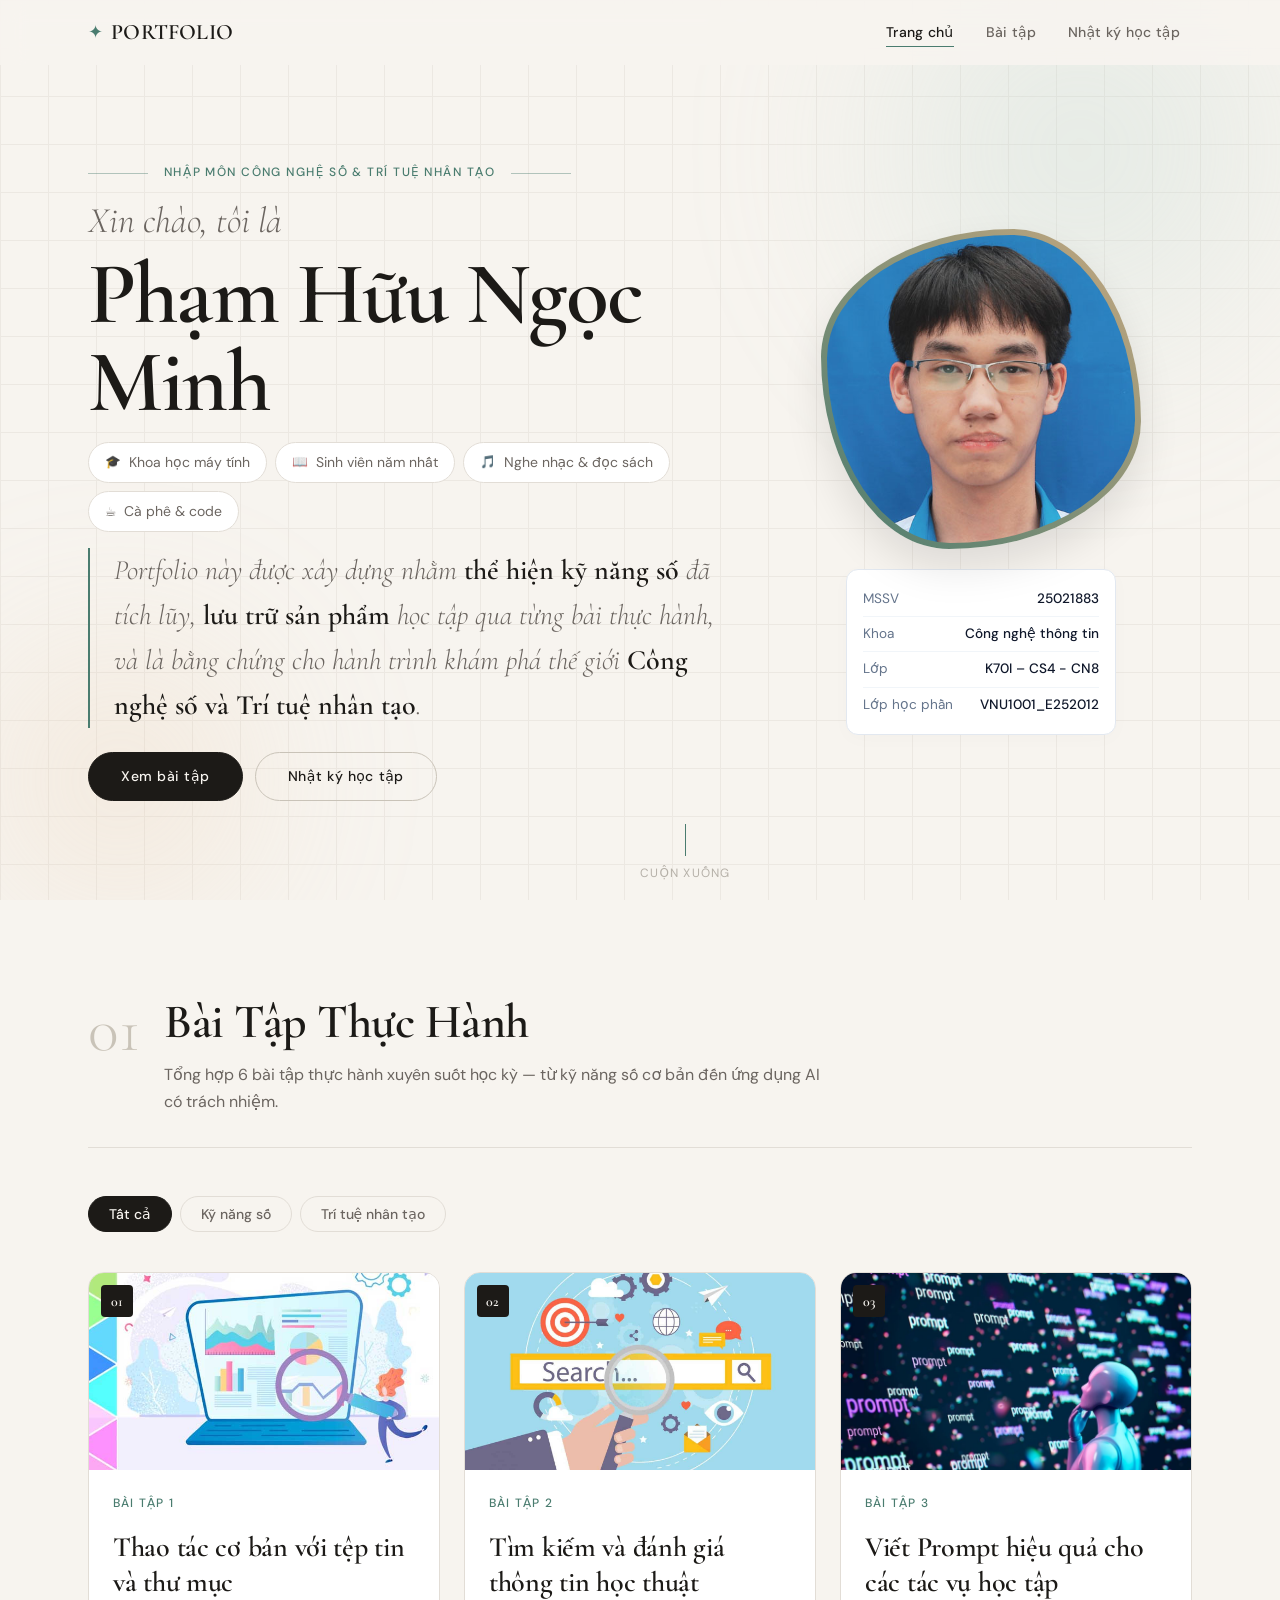
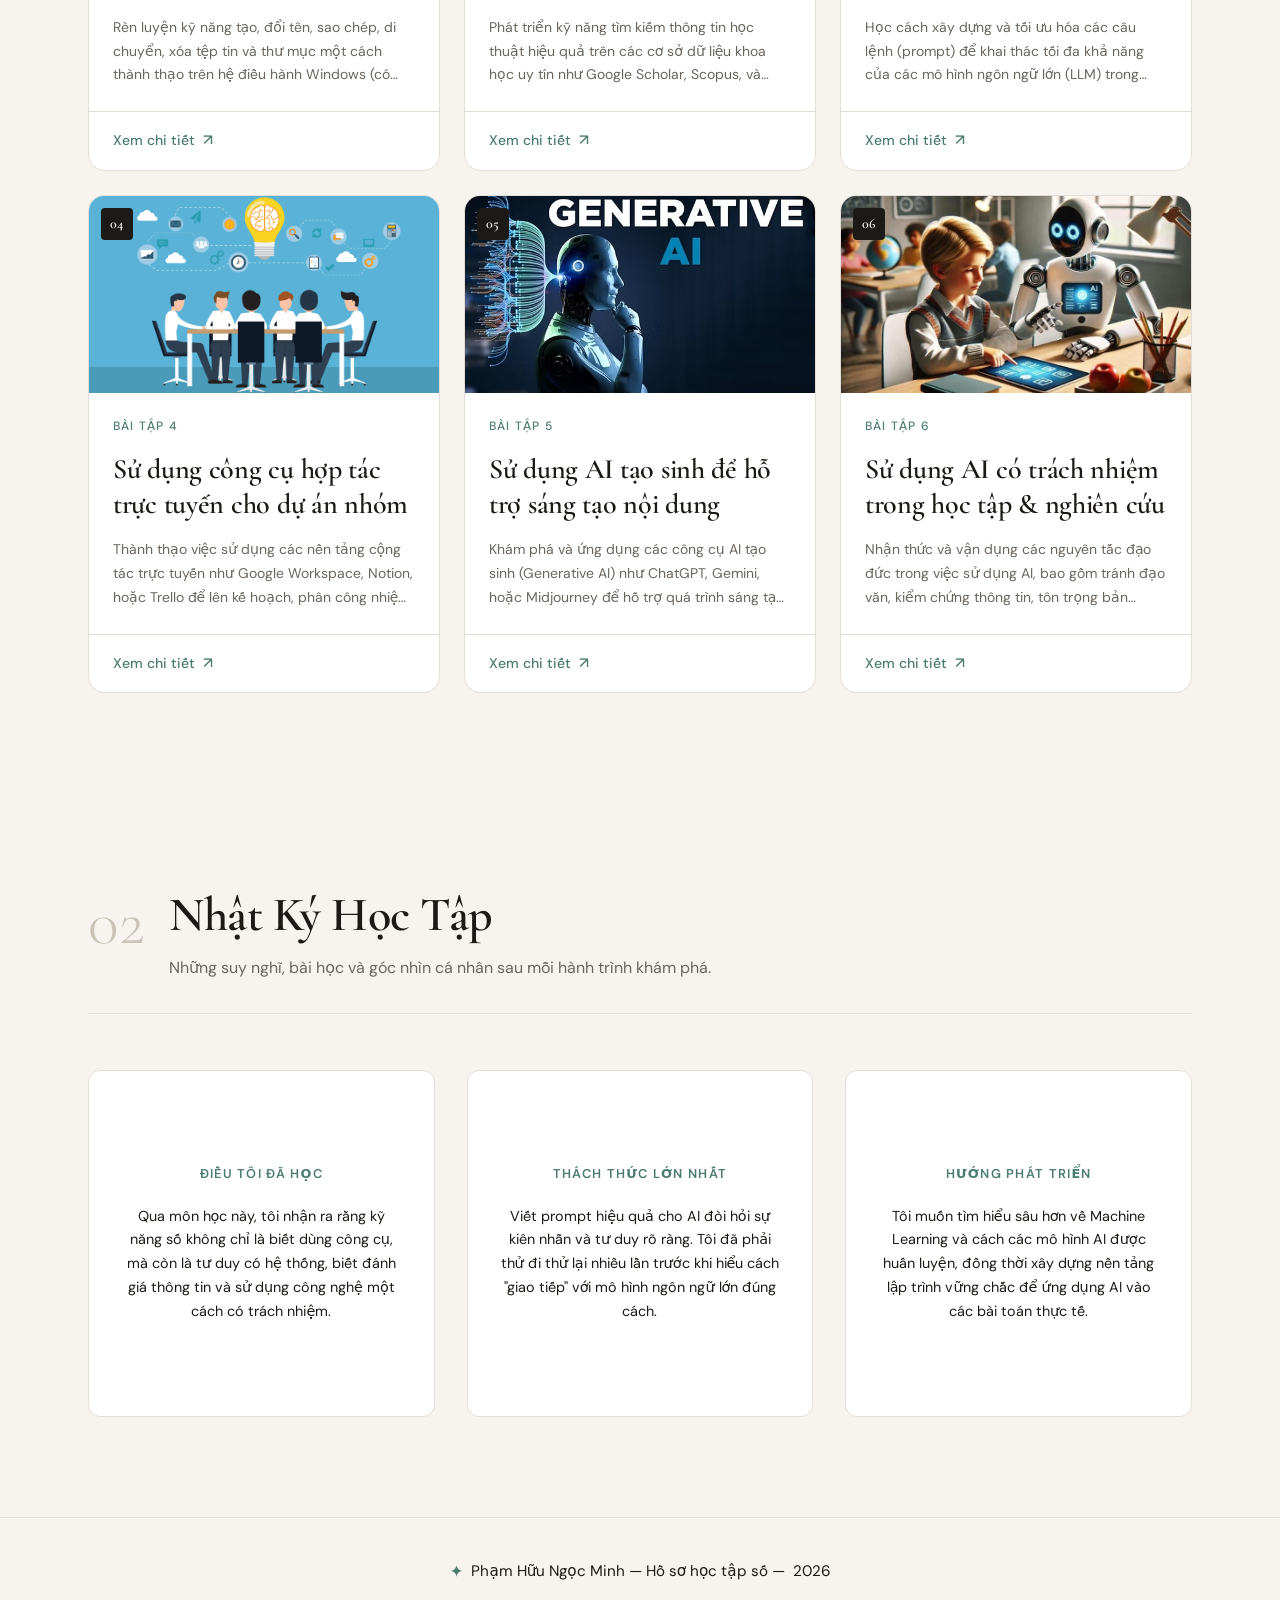
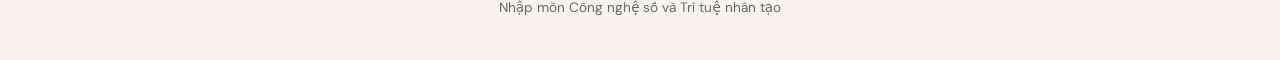
<file: index.html>
<!DOCTYPE html>
<html lang="vi">
  <head>
    <meta charset="UTF-8" />
    <meta name="viewport" content="width=device-width, initial-scale=1.0" />
    <title>Portfolio | Nhập môn Công nghệ số & AI</title>
    <meta
      name="description"
      content="Hồ sơ học tập số — Nhập môn Công nghệ số và Trí tuệ nhân tạo"
    />

    <!-- Fonts: Cormorant Garamond (display) + DM Sans (body) -->
    <link rel="preconnect" href="https://fonts.googleapis.com" />
    <link rel="preconnect" href="https://fonts.gstatic.com" crossorigin />
    <link
      href="https://fonts.googleapis.com/css2?family=Cormorant+Garamond:ital,wght@0,300;0,400;0,600;1,300;1,400&family=DM+Sans:ital,opsz,wght@0,9..40,300;0,9..40,400;0,9..40,500;1,9..40,300&display=swap"
      rel="stylesheet"
    />

    <link rel="stylesheet" href="css/style.css" />
  </head>

  <body>
    <!-- ===================== NAVBAR ===================== -->
    <header class="site-header" id="site-header">
      <nav class="navbar" aria-label="Điều hướng chính">
        <a href="#home" class="nav-logo" aria-label="Về trang chủ">
          <span class="nav-logo-mark">✦</span>
          <span class="nav-logo-text">PORTFOLIO</span>
        </a>

        <button
          class="nav-toggle"
          id="nav-toggle"
          aria-label="Mở menu"
          aria-expanded="false"
          aria-controls="nav-menu"
        >
          <span class="bar"></span>
          <span class="bar"></span>
          <span class="bar"></span>
        </button>

        <ul class="nav-menu" id="nav-menu" role="list">
          <li><a href="#home" class="nav-link active">Trang chủ</a></li>
          <li><a href="#portfolio" class="nav-link">Bài tập</a></li>
          <li><a href="#reflection" class="nav-link">Nhật ký học tập</a></li>
        </ul>
      </nav>
    </header>

    <main>
      <!-- ===================== HERO ===================== -->
      <section class="hero" id="home" aria-labelledby="hero-name">
        <div class="hero-bg" aria-hidden="true">
          <div class="hero-bg-grid"></div>
          <div class="hero-bg-blob blob-1"></div>
          <div class="hero-bg-blob blob-2"></div>
        </div>

        <div class="hero-inner container">
          <div class="hero-content">
            <p class="hero-eyebrow animate-fade-up" style="--delay: 0ms">
              <span class="eyebrow-line" aria-hidden="true"></span>
              Nhập môn Công nghệ số &amp; Trí tuệ nhân tạo
              <span class="eyebrow-line" aria-hidden="true"></span>
            </p>

            <h1 class="hero-name animate-fade-up" id="hero-name" style="--delay: 100ms">
              <span class="hero-greeting">Xin chào, tôi là</span>
              <span class="hero-name-main">Phạm Hữu Ngọc Minh</span>
            </h1>

            <div class="hero-tags animate-fade-up" style="--delay: 200ms" role="list">
              <span class="tag" role="listitem">
                <span class="tag-icon" aria-hidden="true">🎓</span>
                Khoa học máy tính
              </span>
              <span class="tag" role="listitem">
                <span class="tag-icon" aria-hidden="true">📖</span>
                Sinh viên năm nhất
              </span>
              <span class="tag" role="listitem">
                <span class="tag-icon" aria-hidden="true">🎵</span>
                Nghe nhạc &amp; đọc sách
              </span>
              <span class="tag" role="listitem">
                <span class="tag-icon" aria-hidden="true">☕</span>
                Cà phê &amp; code
              </span>
            </div>

            <div class="hero-objective animate-fade-up" style="--delay: 300ms">
              <blockquote class="objective-quote">
                <p>
                  Portfolio này được xây dựng nhằm
                  <strong>thể hiện kỹ năng số</strong> đã tích lũy,
                  <strong>lưu trữ sản phẩm</strong> học tập qua từng bài thực hành,
                  và là bằng chứng cho hành trình khám phá thế giới
                  <strong>Công nghệ số và Trí tuệ nhân tạo</strong>.
                </p>
              </blockquote>
            </div>

            <div class="hero-actions animate-fade-up" style="--delay: 400ms">
              <a href="#portfolio" class="btn btn-primary">Xem bài tập</a>
              <a href="#reflection" class="btn btn-ghost">Nhật ký học tập</a>
            </div>
          </div>

          <div class="hero-avatar-container animate-fade-up" style="--delay: 450ms">
            <div class="avatar-frame">
              <img src="images/profile/Anhthisinh.JPG" alt="Ảnh chân dung Phạm Hữu Ngọc Minh" class="hero-avatar" />
            </div>

            <!-- Khối thông tin nhỏ gọn, tinh tế ngay dưới ảnh -->
            <div class="avatar-meta-box">
              <div class="avatar-meta-item">
                <span class="meta-label">MSSV</span>
                <span class="meta-value">25021883</span>
              </div>
              <div class="avatar-meta-item">
                <span class="meta-label">Khoa</span>
                <span class="meta-value">Công nghệ thông tin</span>
              </div>
              <div class="avatar-meta-item">
                <span class="meta-label">Lớp</span>
                <span class="meta-value">K70I – CS4 - CN8</span>
              </div>
              <div class="avatar-meta-item">
                <span class="meta-label">Lớp học phần</span>
                <span class="meta-value">VNU1001_E252012</span>
              </div>
            </div>
          </div>
        </div>

        <div class="scroll-indicator animate-fade-up" style="--delay: 600ms" aria-hidden="true">
          <span class="scroll-line"></span>
          <span class="scroll-label">Cuộn xuống</span>
        </div>
      </section>


      <!-- ===================== PORTFOLIO ===================== -->
      <section class="portfolio" id="portfolio" aria-labelledby="portfolio-heading">

        
        <div class="container">
          <!-- Section header -->
          <div class="section-header">
            <span class="section-number" aria-hidden="true">01</span>
            <div class="section-title-group">
              <h2 class="section-title" id="portfolio-heading">Bài Tập Thực Hành</h2>
              <p class="section-subtitle">
                Tổng hợp 6 bài tập thực hành xuyên suốt học kỳ — từ kỹ năng số cơ bản
                đến ứng dụng AI có trách nhiệm.
              </p>
            </div>
          </div>

          

          <!-- Filter bar (ready for JS) -->
          <div class="filter-bar" role="group" aria-label="Lọc bài tập">
            <button class="filter-btn active" data-filter="all">Tất cả</button>
            <button class="filter-btn" data-filter="kynangso">Kỹ năng số</button>
            <button class="filter-btn" data-filter="ai">Trí tuệ nhân tạo</button>
          </div>

          <!-- Project grid — populated by main.js -->
          <div
            class="project-grid"
            id="project-grid"
            role="list"
            aria-label="Danh sách bài tập"
          ></div>
        </div>
      </section>

      <!-- ===================== REFLECTION ===================== -->
      <section class="reflection" id="reflection" aria-labelledby="reflection-heading">
        <div class="container">
          <div class="section-header">
            <span class="section-number" aria-hidden="true">02</span>
            <div class="section-title-group">
              <h2 class="section-title" id="reflection-heading">Nhật Ký Học Tập</h2>
              <p class="section-subtitle">
                Những suy nghĩ, bài học và góc nhìn cá nhân sau mỗi hành trình khám phá.
              </p>
            </div>
          </div>

          <div class="reflection-content">
            <div class="reflection-card">
              <span class="reflection-card-label">Điều tôi đã học</span>
              <p>
                Qua môn học này, tôi nhận ra rằng kỹ năng số không chỉ là biết dùng
                công cụ, mà còn là tư duy có hệ thống, biết đánh giá thông tin và
                sử dụng công nghệ một cách có trách nhiệm.
              </p>
            </div>
            <div class="reflection-card">
              <span class="reflection-card-label">Thách thức lớn nhất</span>
              <p>
                Viết prompt hiệu quả cho AI đòi hỏi sự kiên nhẫn và tư duy rõ ràng.
                Tôi đã phải thử đi thử lại nhiều lần trước khi hiểu cách "giao tiếp"
                với mô hình ngôn ngữ lớn đúng cách.
              </p>
            </div>
            <div class="reflection-card">
              <span class="reflection-card-label">Hướng phát triển</span>
              <p>
                Tôi muốn tìm hiểu sâu hơn về Machine Learning và cách các mô hình
                AI được huấn luyện, đồng thời xây dựng nền tảng lập trình vững chắc
                để ứng dụng AI vào các bài toán thực tế.
              </p>
            </div>
          </div>
        </div>
      </section>
    </main>

    <!-- ===================== FOOTER ===================== -->
    <footer class="site-footer">
      <div class="container">
        <div class="footer-inner">
          <p class="footer-text">
            <span class="footer-mark" aria-hidden="true">✦</span>
            Phạm Hữu Ngọc Minh &mdash; Hồ sơ học tập số &mdash;
            <time datetime="2025">2026</time>
          </p>
          <p class="footer-course">
            Nhập môn Công nghệ số và Trí tuệ nhân tạo
          </p>
        </div>
      </div>
    </footer>

    <!-- JS -->
    <script type="module" src="js/main.js"></script>
  </body>
</html>
</file>
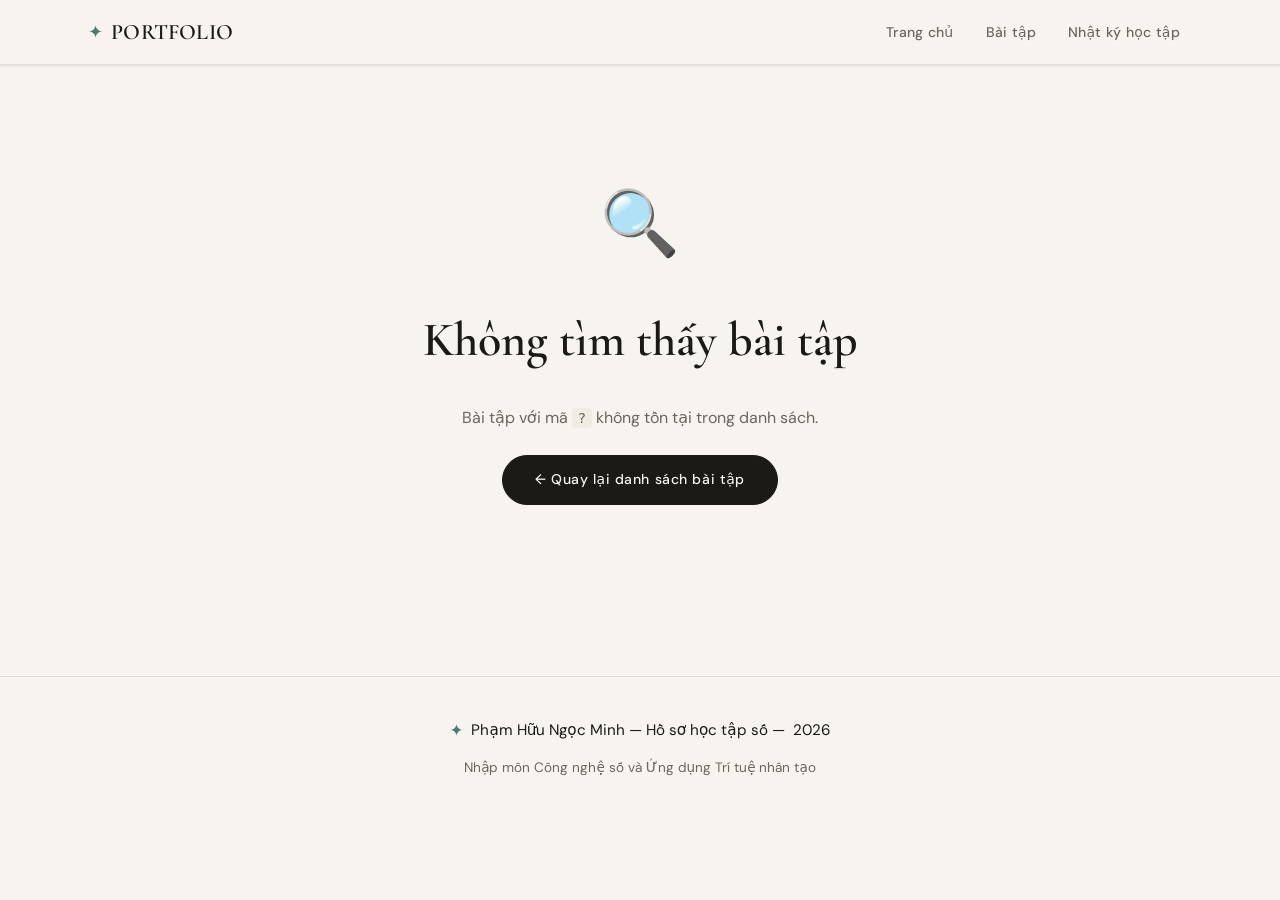
<file: project-detail.html>
<!DOCTYPE html>
<html lang="vi">
  <head>
    <meta charset="UTF-8" />
    <meta name="viewport" content="width=device-width, initial-scale=1.0" />
    <title>Chi tiết bài tập | Portfolio</title>
    <meta name="description" content="Chi tiết bài tập thực hành — Nhập môn Công nghệ số và Ứng dụng Trí tuệ nhân tạo" />

    <link rel="preconnect" href="https://fonts.googleapis.com" />
    <link rel="preconnect" href="https://fonts.gstatic.com" crossorigin />
    <link
      href="https://fonts.googleapis.com/css2?family=Cormorant+Garamond:ital,wght@0,300;0,400;0,600;1,300;1,400&family=DM+Sans:ital,opsz,wght@0,9..40,300;0,9..40,400;0,9..40,500;1,9..40,300&display=swap"
      rel="stylesheet"
    />

    <link rel="stylesheet" href="css/style.css" />
    <link rel="stylesheet" href="css/detail.css" />
  </head>

  <body class="detail-page">

    <!-- ── NAVBAR ── -->
    <header class="site-header scrolled" id="site-header">
      <nav class="navbar" aria-label="Điều hướng chính">
        <a href="index.html" class="nav-logo" aria-label="Về trang chủ">
          <span class="nav-logo-mark">✦</span>
          <span class="nav-logo-text">PORTFOLIO</span>
        </a>
        <ul class="nav-menu" id="nav-menu" role="list">
          <li><a href="index.html#home"       class="nav-link">Trang chủ</a></li>
          <li><a href="index.html#portfolio"  class="nav-link">Bài tập</a></li>
          <li><a href="index.html#reflection" class="nav-link">Nhật ký học tập</a></li>
        </ul>
      </nav>
    </header>

    <main class="detail-main">

      <!-- ── BACK BUTTON + BREADCRUMB ── -->
      <div class="detail-topbar container">
        <a href="index.html#portfolio" class="back-btn" id="detail-back-btn">
          <span class="back-arrow" aria-hidden="true">←</span>
          Quay lại danh sách
        </a>

        <!-- Breadcrumb: filled by detailRenderer.js -->
        <nav class="breadcrumb" aria-label="Breadcrumb">
          <ol class="breadcrumb-list" role="list">
            <li><a href="index.html">Trang chủ</a></li>
            <li aria-hidden="true" class="breadcrumb-sep">›</li>
            <li><a href="index.html#portfolio">Bài tập</a></li>
            <li aria-hidden="true" class="breadcrumb-sep">›</li>
            <li class="breadcrumb-current" aria-current="page" id="detail-breadcrumb">
              Đang tải…
            </li>
          </ol>
        </nav>
      </div>

      <!-- ── HERO BAND ── -->
      <section class="detail-hero" aria-labelledby="detail-title">
        <div class="container">
          <div class="detail-hero-inner">

            <!-- Number badge -->
            <div class="detail-badge" id="detail-badge" aria-label="Số bài tập">
              01
            </div>

            <!-- Meta row -->
            <div class="detail-meta">
              <span class="detail-meta-tag" id="detail-meta-label">Bài tập</span>
              <span class="detail-meta-sep" aria-hidden="true">·</span>
              <span class="detail-meta-course">Nhập môn Công nghệ số &amp; AI</span>
            </div>

            <!-- Title -->
            <h1 class="detail-title" id="detail-title">
              Đang tải nội dung…
            </h1>

            <!-- Hero image -->
            <div class="detail-hero-image" id="detail-hero-image" aria-hidden="true">
              <!-- Injected by detailRenderer.js -->
            </div>

          </div>
        </div>
      </section>

      <!-- ── CONTENT BODY ── -->
      <div class="detail-content container">
        <div class="detail-grid">

          <!-- LEFT: main content -->
          <div class="detail-main-col">

            <!-- Objective -->
            <section
              class="detail-section"
              aria-labelledby="heading-objective"
            >
              <div class="detail-section-header">
                <span class="detail-section-icon" aria-hidden="true">🎯</span>
                <h2 class="detail-section-title" id="heading-objective">
                  Mục tiêu bài tập
                </h2>
              </div>
              <div class="detail-section-body">
                <p id="detail-objective" class="detail-text">
                  Đang tải…
                </p>
              </div>
            </section>

            <!-- Process Summary -->
            <section
              class="detail-section"
              aria-labelledby="heading-process"
            >
              <div class="detail-section-header">
                <span class="detail-section-icon" aria-hidden="true">🔬</span>
                <h2 class="detail-section-title" id="heading-process">
                  Tóm tắt quá trình thực hiện
                </h2>
              </div>
              <div class="detail-section-body">
                <p id="detail-process" class="detail-text">
                  Đang tải…
                </p>
              </div>
            </section>

            <!-- Outcome / Deliverable placeholder -->
            <section
              class="detail-section"
              aria-labelledby="heading-outcome"
            >
              <div class="detail-section-header">
                <span class="detail-section-icon" aria-hidden="true">📎</span>
                <h2 class="detail-section-title" id="heading-outcome">
                  Sản phẩm &amp; kết quả
                </h2>
              </div>
              <div class="detail-section-body">
                <div class="detail-outcome-placeholder" id="detail-outcome">
                  <span class="placeholder-icon" aria-hidden="true">📁</span>
                  <p>Sản phẩm cuối cùng.</p>
                  <a
                    href="#"
                    class="btn btn-primary detail-outcome-link"
                    id="detail-link"
                    aria-disabled="true"
                  >
                    Xem sản phẩm ↗
                  </a>
                </div>
              </div>
            </section>

          </div><!-- /detail-main-col -->

          <!-- RIGHT: sidebar info -->
          <aside class="detail-sidebar" aria-label="Thông tin bài tập">

            <div class="sidebar-card">
              <h3 class="sidebar-card-title">Thông tin chung</h3>
              <dl class="sidebar-info-list">
                <div class="sidebar-info-row">
                  <dt>Môn học</dt>
                  <dd>Nhập môn Công nghệ số &amp; AI</dd>
                </div>
                <div class="sidebar-info-row">
                  <dt>Số bài</dt>
                  <dd id="sidebar-id">—</dd>
                </div>
                <div class="sidebar-info-row">
                  <dt>Trạng thái</dt>
                  <dd>
                    <span class="status-badge status-done" id="sidebar-status">
                      Đã hoàn thành
                    </span>
                  </dd>
                </div>
              </dl>
            </div>

            <!-- Navigation between projects -->
            <div class="sidebar-card sidebar-nav-card">
              <h3 class="sidebar-card-title">Các bài tập khác</h3>
              <nav aria-label="Điều hướng bài tập">
                <ul class="sidebar-project-nav" id="sidebar-project-nav" role="list">
                  <!-- Injected by detailRenderer.js -->
                </ul>
              </nav>
            </div>

          </aside><!-- /detail-sidebar -->

        </div><!-- /detail-grid -->
      </div><!-- /detail-content -->

      <!-- ── PREV / NEXT ── -->
      <div class="detail-prevnext container" id="detail-prevnext">
        <!-- Injected by detailRenderer.js -->
      </div>

    </main>

    <!-- ── FOOTER ── -->
    <footer class="site-footer">
      <div class="container">
        <div class="footer-inner">
          <p class="footer-text">
            <span class="footer-mark" aria-hidden="true">✦</span>
            Phạm Hữu Ngọc Minh &mdash; Hồ sơ học tập số &mdash;
            <time datetime="2025">2026</time>
          </p>
          <p class="footer-course">Nhập môn Công nghệ số và Ứng dụng Trí tuệ nhân tạo</p>
        </div>
      </div>
    </footer>

    <!-- JS -->
    <script type="module" src="js/detailRenderer.js"></script>

  </body>
</html>
</file>
<file: css/style.css>
/* ============================================================
   style.css
   Portfolio — Nhập môn Công nghệ số & AI
   Aesthetic: Editorial Academic — soft cream + deep ink + sage accent
   ============================================================ */

/* ── 1. DESIGN TOKENS ─────────────────────────────────────── */
:root {
  /* Colors */
  --clr-bg:           #f7f4ef;   /* warm cream */
  --clr-surface:      #ffffff;
  --clr-surface-alt:  #f0ece4;
  --clr-ink:          #1c1a17;   /* deep warm black */
  --clr-ink-muted:    #6b6560;
  --clr-ink-faint:    #b5b0a8;
  --clr-accent:       #4a7c6f;   /* sage green */
  --clr-accent-light: #e4eeeb;
  --clr-accent-warm:  #c8733a;   /* terracotta highlight */
  --clr-border:       #e2ddd6;
  --clr-border-dark:  #c9c3b8;

  /* Typography */
  --ff-display: "Cormorant Garamond", Georgia, serif;
  --ff-body:    "DM Sans", system-ui, sans-serif;

  --fs-xs:   0.75rem;
  --fs-sm:   0.875rem;
  --fs-base: 1rem;
  --fs-md:   1.125rem;
  --fs-lg:   1.375rem;
  --fs-xl:   1.75rem;
  --fs-2xl:  2.25rem;
  --fs-3xl:  3rem;
  --fs-4xl:  4rem;
  --fs-5xl:  5.5rem;

  --fw-light:   300;
  --fw-regular: 400;
  --fw-medium:  500;
  --fw-semi:    600;

  /* Spacing */
  --space-1:  0.25rem;
  --space-2:  0.5rem;
  --space-3:  0.75rem;
  --space-4:  1rem;
  --space-5:  1.25rem;
  --space-6:  1.5rem;
  --space-8:  2rem;
  --space-10: 2.5rem;
  --space-12: 3rem;
  --space-16: 4rem;
  --space-20: 5rem;
  --space-24: 6rem;

  /* Layout */
  --container-max: 1200px;
  --container-pad: clamp(1.25rem, 5vw, 3rem);
  --radius-sm:  4px;
  --radius-md:  8px;
  --radius-lg:  16px;
  --radius-xl:  24px;

  /* Motion */
  --ease-out:   cubic-bezier(0.16, 1, 0.3, 1);
  --ease-in:    cubic-bezier(0.7, 0, 0.84, 0);
  --ease-inout: cubic-bezier(0.85, 0, 0.15, 1);
  --dur-fast:   160ms;
  --dur-mid:    280ms;
  --dur-slow:   480ms;

  /* Shadows */
  --shadow-sm:  0 1px 3px rgba(28,26,23,0.07), 0 1px 2px rgba(28,26,23,0.04);
  --shadow-md:  0 4px 16px rgba(28,26,23,0.08), 0 2px 6px rgba(28,26,23,0.05);
  --shadow-lg:  0 12px 40px rgba(28,26,23,0.10), 0 4px 12px rgba(28,26,23,0.06);
  --shadow-card-hover: 0 20px 60px rgba(28,26,23,0.13), 0 6px 20px rgba(28,26,23,0.07);
}

/* ── 2. RESET & BASE ──────────────────────────────────────── */
*, *::before, *::after {
  box-sizing: border-box;
  margin: 0;
  padding: 0;
}

html {
  scroll-behavior: smooth;
  -webkit-font-smoothing: antialiased;
  -moz-osx-font-smoothing: grayscale;
}

body {
  font-family: var(--ff-body);
  font-size: var(--fs-base);
  font-weight: var(--fw-regular);
  line-height: 1.65;
  color: var(--clr-ink);
  background-color: var(--clr-bg);
  overflow-x: hidden;
}

img, video {
  max-width: 100%;
  display: block;
}

a {
  color: inherit;
  text-decoration: none;
}

ul { list-style: none; }

button {
  cursor: pointer;
  border: none;
  background: none;
  font-family: inherit;
}

/* ── 3. UTILITIES ─────────────────────────────────────────── */
.container {
  width: 100%;
  max-width: var(--container-max);
  margin-inline: auto;
  padding-inline: var(--container-pad);
}

/* Fade-up entrance animation */
@keyframes fadeUp {
  from {
    opacity: 0;
    transform: translateY(24px);
  }
  to {
    opacity: 1;
    transform: translateY(0);
  }
}

.animate-fade-up {
  opacity: 0;
  animation: fadeUp var(--dur-slow) var(--ease-out) forwards;
  animation-delay: var(--delay, 0ms);
}

/* ── 4. NAVBAR ────────────────────────────────────────────── */
.site-header {
  position: fixed;
  top: 0;
  left: 0;
  right: 0;
  z-index: 100;
  background-color: rgba(247, 244, 239, 0.88);
  backdrop-filter: blur(12px);
  -webkit-backdrop-filter: blur(12px);
  border-bottom: 1px solid transparent;
  transition:
    border-color var(--dur-mid) var(--ease-out),
    box-shadow var(--dur-mid) var(--ease-out);
}

.site-header.scrolled {
  border-bottom-color: var(--clr-border);
  box-shadow: var(--shadow-sm);
}

.navbar {
  display: flex;
  align-items: center;
  justify-content: space-between;
  height: 64px;
  max-width: var(--container-max);
  margin-inline: auto;
  padding-inline: var(--container-pad);
  gap: var(--space-6);
}

/* Logo */
.nav-logo {
  display: flex;
  align-items: center;
  gap: var(--space-2);
  text-decoration: none;
  flex-shrink: 0;
}

.nav-logo-mark {
  font-size: var(--fs-md);
  color: var(--clr-accent);
  line-height: 1;
  transition: transform var(--dur-mid) var(--ease-out);
}

.nav-logo:hover .nav-logo-mark {
  transform: rotate(90deg);
}

.nav-logo-text {
  font-family: var(--ff-display);
  font-size: var(--fs-lg);
  font-weight: var(--fw-semi);
  color: var(--clr-ink);
  letter-spacing: 0.01em;
}

/* Nav links */
.nav-menu {
  display: flex;
  align-items: center;
  gap: var(--space-2);
}

.nav-link {
  position: relative;
  font-size: var(--fs-sm);
  font-weight: var(--fw-medium);
  color: var(--clr-ink-muted);
  padding: var(--space-2) var(--space-3);
  border-radius: var(--radius-sm);
  letter-spacing: 0.02em;
  transition: color var(--dur-fast) var(--ease-out);
}

.nav-link::after {
  content: "";
  position: absolute;
  bottom: 2px;
  left: var(--space-3);
  right: var(--space-3);
  height: 1px;
  background: var(--clr-accent);
  transform: scaleX(0);
  transform-origin: left;
  transition: transform var(--dur-mid) var(--ease-out);
}

.nav-link:hover,
.nav-link.active {
  color: var(--clr-ink);
}

.nav-link:hover::after,
.nav-link.active::after {
  transform: scaleX(1);
}

/* Mobile toggle */
.nav-toggle {
  display: none;
  flex-direction: column;
  gap: 5px;
  padding: var(--space-2);
  border-radius: var(--radius-sm);
}

.bar {
  display: block;
  width: 22px;
  height: 1.5px;
  background: var(--clr-ink);
  transition:
    transform var(--dur-mid) var(--ease-out),
    opacity var(--dur-fast);
}

/* ── 5. HERO SECTION ──────────────────────────────────────── */
.hero {
  position: relative;
  min-height: 100svh;
  display: flex;
  flex-direction: column;
  align-items: center;
  justify-content: center;
  padding-top: 64px; /* navbar height */
  overflow: hidden;
}

/* Background decoration */
.hero-bg {
  position: absolute;
  inset: 0;
  pointer-events: none;
  z-index: 0;
}

.hero-bg-grid {
  position: absolute;
  inset: 0;
  background-image:
    linear-gradient(var(--clr-border) 1px, transparent 1px),
    linear-gradient(90deg, var(--clr-border) 1px, transparent 1px);
  background-size: 48px 48px;
  opacity: 0.5;
}

.hero-bg-blob {
  position: absolute;
  border-radius: 50%;
  filter: blur(80px);
  opacity: 0.35;
}

.blob-1 {
  width: 600px;
  height: 600px;
  background: radial-gradient(circle, #b8d4cd 0%, transparent 70%);
  top: -150px;
  right: -100px;
}

.blob-2 {
  width: 400px;
  height: 400px;
  background: radial-gradient(circle, #e8c9a8 0%, transparent 70%);
  bottom: -80px;
  left: -80px;
}

/* Hero content & Layout Base */
.hero-inner {
  position: relative;
  z-index: 1;
  padding-block: var(--space-12);
  display: flex;
  flex-direction: column;
  gap: var(--space-10);
  align-items: center;
  width: 100%;
}

.hero-content {
  width: 100%;
  display: flex;
  flex-direction: column;
  gap: var(--space-4);
}

.hero-eyebrow {
  display: flex;
  align-items: center;
  gap: var(--space-4);
  font-size: var(--fs-xs);
  font-weight: var(--fw-medium);
  letter-spacing: 0.12em;
  text-transform: uppercase;
  color: var(--clr-accent);
}

.eyebrow-line {
  flex: 1;
  height: 1px;
  background: currentColor;
  opacity: 0.4;
  max-width: 60px;
}

/* Name */
.hero-name {
  display: flex;
  flex-direction: column;
  gap: var(--space-2);
}

.hero-greeting {
  font-family: var(--ff-display);
  font-size: clamp(var(--fs-lg), 3vw, var(--fs-2xl));
  font-weight: var(--fw-light);
  font-style: italic;
  color: var(--clr-ink-muted);
  line-height: 1.2;
}

.hero-name-main {
  font-family: var(--ff-display);
  font-size: clamp(var(--fs-3xl), 8vw, var(--fs-5xl));
  font-weight: var(--fw-semi);
  line-height: 1;
  letter-spacing: -0.02em;
  color: var(--clr-ink);
}

/* Tags */
.hero-tags {
  display: flex;
  flex-wrap: wrap;
  gap: var(--space-2);
}

.tag {
  display: inline-flex;
  align-items: center;
  gap: var(--space-2);
  padding: var(--space-2) var(--space-4);
  background: var(--clr-surface);
  border: 1px solid var(--clr-border);
  border-radius: 100px;
  font-size: var(--fs-sm);
  font-weight: var(--fw-regular);
  color: var(--clr-ink-muted);
  transition:
    border-color var(--dur-fast),
    color var(--dur-fast),
    background var(--dur-fast);
}

.tag:hover {
  border-color: var(--clr-accent);
  color: var(--clr-accent);
  background: var(--clr-accent-light);
}

.tag-icon { font-size: 0.9em; }

/* Objective quote */
.objective-quote {
  border-left: 2px solid var(--clr-accent);
  padding-left: var(--space-6);
  font-family: var(--ff-display);
  font-size: clamp(var(--fs-md), 2.5vw, var(--fs-xl));
  font-weight: var(--fw-light);
  line-height: 1.6;
  color: var(--clr-ink-muted);
  font-style: italic;
}

.objective-quote strong {
  font-weight: var(--fw-semi);
  color: var(--clr-ink);
  font-style: normal;
}

/* CTA buttons */
.hero-actions {
  display: flex;
  flex-wrap: wrap;
  gap: var(--space-3);
  margin-top: var(--space-2);
}

.btn {
  display: inline-flex;
  align-items: center;
  gap: var(--space-2);
  padding: var(--space-3) var(--space-8);
  border-radius: 100px;
  font-size: var(--fs-sm);
  font-weight: var(--fw-medium);
  letter-spacing: 0.04em;
  transition:
    background var(--dur-fast),
    color var(--dur-fast),
    border-color var(--dur-fast),
    transform var(--dur-fast),
    box-shadow var(--dur-fast);
}

.btn:hover { transform: translateY(-1px); }
.btn:active { transform: translateY(0); }

.btn-primary {
  background: var(--clr-ink);
  color: var(--clr-bg);
  border: 1.5px solid var(--clr-ink);
}

.btn-primary:hover {
  background: var(--clr-accent);
  border-color: var(--clr-accent);
  box-shadow: 0 4px 16px rgba(74,124,111,0.3);
}

.btn-ghost {
  background: transparent;
  color: var(--clr-ink);
  border: 1.5px solid var(--clr-border-dark);
}

.btn-ghost:hover {
  border-color: var(--clr-ink);
  background: var(--clr-surface);
}

/* Avatar Styling */
.hero-avatar-container {
  display: flex;
  justify-content: center;
  align-items: center;
  position: relative;
  width: 100%;
}

.avatar-frame {
  position: relative;
  width: 280px;
  height: 280px;
  border-radius: 60% 40% 60% 40% / 40% 60% 40% 60%;
  background: linear-gradient(45deg, var(--clr-accent), #e5d1b8);
  padding: 6px;
  animation: morphing 8s ease-in-out infinite alternate;
  box-shadow: var(--shadow-lg);
}

.hero-avatar {
  width: 100%;
  height: 100%;
  object-fit: cover;
  object-position: center 15%;
  border-radius: inherit;
  filter: grayscale(15%);
  transition: filter var(--dur-mid) ease;
}

.hero-avatar:hover {
  filter: grayscale(0%);
}

@keyframes morphing {
  0% { border-radius: 60% 40% 60% 40% / 40% 60% 40% 60%; }
  100% { border-radius: 40% 60% 40% 60% / 60% 40% 60% 40%; }
}

/* Scroll indicator */
.scroll-indicator {
  position: absolute;
  bottom: var(--space-4);
  left: 50%;
  transform: translateX(-50%);
  display: flex;
  flex-direction: column;
  align-items: center;
  gap: var(--space-2);
  z-index: 1;
}

@keyframes scrollPulse {
  0%, 100% { transform: scaleY(1); opacity: 0.5; }
  50%       { transform: scaleY(1.5); opacity: 1; }
}

.scroll-line {
  display: block;
  width: 1px;
  height: 32px;
  background: var(--clr-accent);
  animation: scrollPulse 2s ease-in-out infinite;
}

.scroll-label {
  font-size: var(--fs-xs);
  letter-spacing: 0.1em;
  text-transform: uppercase;
  color: var(--clr-ink-faint);
}

/* ── 6. SECTION SHARED STYLES ─────────────────────────────── */
.section-header {
  display: flex;
  align-items: flex-start;
  gap: var(--space-6);
  margin-bottom: var(--space-12);
  padding-bottom: var(--space-8);
  border-bottom: 1px solid var(--clr-border);
}

.section-number {
  font-family: var(--ff-display);
  font-size: var(--fs-4xl);
  font-weight: var(--fw-light);
  color: var(--clr-border-dark);
  line-height: 1;
  flex-shrink: 0;
  user-select: none;
  margin-top: 2px;
}

.section-title-group {
  display: flex;
  flex-direction: column;
  gap: var(--space-3);
}

.section-title {
  font-family: var(--ff-display);
  font-size: clamp(var(--fs-2xl), 4vw, var(--fs-3xl));
  font-weight: var(--fw-semi);
  line-height: 1.1;
  letter-spacing: -0.01em;
  color: var(--clr-ink);
}

.section-subtitle {
  font-size: var(--fs-base);
  color: var(--clr-ink-muted);
  max-width: 60ch;
  line-height: 1.7;
}

/* ── 7. PORTFOLIO SECTION ─────────────────────────────────── */
.portfolio {
  padding-block: var(--space-24);
  background: var(--clr-bg);
}

/* Filter bar */
.filter-bar {
  display: flex;
  flex-wrap: wrap;
  gap: var(--space-2);
  margin-bottom: var(--space-10);
}

.filter-btn {
  padding: var(--space-2) var(--space-5);
  border: 1.5px solid var(--clr-border);
  border-radius: 100px;
  font-family: var(--ff-body);
  font-size: var(--fs-sm);
  font-weight: var(--fw-medium);
  color: var(--clr-ink-muted);
  background: transparent;
  transition:
    background var(--dur-fast),
    color var(--dur-fast),
    border-color var(--dur-fast);
}

.filter-btn.active,
.filter-btn:hover {
  background: var(--clr-ink);
  color: var(--clr-bg);
  border-color: var(--clr-ink);
}

/* Project grid */
.project-grid {
  display: grid;
  grid-template-columns: repeat(3, 1fr);
  gap: var(--space-6);
}

/* ── 8. PROJECT CARD ──────────────────────────────────────── */
.project-card {
  position: relative;
  background: var(--clr-surface);
  border: 1px solid var(--clr-border);
  border-radius: var(--radius-lg);
  overflow: hidden;
  display: flex;
  flex-direction: column;
  transition:
    transform var(--dur-mid) var(--ease-out),
    box-shadow var(--dur-mid) var(--ease-out),
    border-color var(--dur-mid);
}

.project-card:hover {
  transform: translateY(-6px);
  box-shadow: var(--shadow-card-hover);
  border-color: var(--clr-border-dark);
}

/* Card image area */
.card-image {
  position: relative;
  aspect-ratio: 16 / 9;
  background: var(--clr-surface-alt);
  overflow: hidden;
}

.card-image img {
  width: 100%;
  height: 100%;
  object-fit: cover;
  transition: transform var(--dur-slow) var(--ease-out);
}

.project-card:hover .card-image img {
  transform: scale(1.04);
}

/* Image placeholder (shown when no image) */
.card-image-placeholder {
  width: 100%;
  height: 100%;
  display: flex;
  align-items: center;
  justify-content: center;
  background: linear-gradient(
    135deg,
    var(--clr-surface-alt) 0%,
    var(--clr-accent-light) 100%
  );
}

.card-placeholder-icon {
  font-size: 2.5rem;
  opacity: 0.5;
}

/* Card number badge */
.card-number {
  position: absolute;
  top: var(--space-3);
  left: var(--space-3);
  width: 32px;
  height: 32px;
  background: var(--clr-ink);
  color: var(--clr-bg);
  border-radius: var(--radius-sm);
  display: flex;
  align-items: center;
  justify-content: center;
  font-family: var(--ff-display);
  font-size: var(--fs-sm);
  font-weight: var(--fw-semi);
  letter-spacing: 0.02em;
}

/* Card body */
.card-body {
  padding: var(--space-6);
  display: flex;
  flex-direction: column;
  gap: var(--space-4);
  flex: 1;
}

.card-title {
  font-family: var(--ff-display);
  font-size: var(--fs-xl);
  font-weight: var(--fw-semi);
  line-height: 1.25;
  color: var(--clr-ink);
  letter-spacing: -0.01em;
}

.card-label {
  font-size: var(--fs-xs);
  font-weight: var(--fw-medium);
  letter-spacing: 0.1em;
  text-transform: uppercase;
  color: var(--clr-accent);
}

.card-text {
  font-size: var(--fs-sm);
  color: var(--clr-ink-muted);
  line-height: 1.7;
  /* Clamp to 3 lines */
  display: -webkit-box;
  -webkit-line-clamp: 3;
  -webkit-box-orient: vertical;
  overflow: hidden;
}

/* Card footer */
.card-footer {
  padding: var(--space-4) var(--space-6);
  border-top: 1px solid var(--clr-border);
  display: flex;
  align-items: center;
  justify-content: space-between;
  gap: var(--space-3);
}

.card-link {
  display: inline-flex;
  align-items: center;
  gap: var(--space-2);
  font-size: var(--fs-sm);
  font-weight: var(--fw-medium);
  color: var(--clr-accent);
  transition: gap var(--dur-fast);
}

.card-link:hover { gap: var(--space-3); }

.card-link-arrow {
  font-size: 1.1em;
  transition: transform var(--dur-fast) var(--ease-out);
}

.card-link:hover .card-link-arrow {
  transform: translate(2px, -2px);
}

/* Card stagger animation */
.project-card {
  opacity: 0;
  animation: fadeUp var(--dur-slow) var(--ease-out) forwards;
}

/* ============================================================
   EXACT 1:1 SQUARE REFLECTION CONTENT (CĂN GIỮA TUYỆT ĐỐI)
   ============================================================ */

.reflection {
  padding: 100px 0;
  background-color: var(--clr-bg);
}

.reflection-content {
  display: grid;
  grid-template-columns: repeat(3, 1fr); /* Chia đều 3 cột tuyệt đối */
  gap: 32px; /* Khoảng cách giữa các ô vuông rộng rãi, sang trọng */
  margin-top: 56px;
  width: 100%;
}

/* Định hình khối vuông hoàn hảo chuẩn Gallery */
.reflection-card {
  background: var(--clr-surface);
  border: 1px solid var(--clr-border);
  border-radius: 12px; /* Bo góc mềm mại đồng bộ với thẻ bài tập */
  padding: 40px 32px;  /* Khoảng đệm rộng rãi để chữ không chạm viền */
  
  /* Cấu trúc Flexbox nâng cao để căn giữa nội dung tuyệt đối */
  display: flex;
  flex-direction: column;
  justify-content: center; /* Căn giữa tất cả các thành phần theo chiều dọc */
  align-items: center;     /* Căn giữa tất cả các thành phần theo chiều ngang */
  text-align: center;      /* Căn giữa các dòng chữ */
  
  aspect-ratio: 1 / 1;     /* Khóa cứng tỷ lệ hình vuông (Rộng = Cao) */
  position: relative;
  overflow: hidden;
  
  transition: transform 0.4s var(--ease-out), box-shadow 0.4s var(--ease-out), border-color 0.4s var(--ease-out);
}

/* ============================================================
   REFRESH: 3 Ô VUÔNG ĐẶC SẮC (GLOW & DEPTH)
   ============================================================ */

/* Container chính */
.reflection {
  padding: 100px 0;
  background-color: var(--clr-bg);
}

.reflection-content {
  display: grid;
  grid-template-columns: repeat(3, 1fr);
  gap: 32px;
  margin-top: 56px;
}

/* Định hình ô vuông */
.reflection-card {
  background: var(--clr-surface);
  border: 1px solid var(--clr-border);
  border-radius: 16px;
  padding: 40px;
  aspect-ratio: 1 / 1; /* Đảm bảo ô vuông hoàn hảo */
  display: flex;
  flex-direction: column;
  justify-content: center;
  align-items: center;
  text-align: center;
  transition: all 0.4s var(--ease-out);
}

/* Hiệu ứng tương tác sang trọng */
.reflection-card:hover {
  transform: translateY(-8px);
  border-color: var(--clr-accent);
  box-shadow: 0 20px 40px rgba(74, 124, 111, 0.1);
}

/* Label tiêu đề */
.reflection-card-label {
  font-family: var(--ff-body);
  font-size: 0.8rem;
  font-weight: 700;
  text-transform: uppercase;
  letter-spacing: 0.15em;
  color: var(--clr-accent);
  margin-bottom: 24px;
}

/* Nội dung văn bản */
.reflection-card p {
  font-family: var(--ff-body);
  color: var(--clr-ink);
  font-size: 0.95rem;
  line-height: 1.7;
  display: -webkit-box;
  -webkit-line-clamp: 6; /* Giới hạn số dòng để không làm vỡ ô */
  -webkit-box-orient: vertical;
  overflow: hidden;
}

/* Responsive cho thiết bị di động */
@media (max-width: 768px) {
  .reflection-content {
    grid-template-columns: 1fr;
    gap: 20px;
  }
  .reflection-card {
    aspect-ratio: auto;
    padding: 32px;
  }
}/* Container chính */
.reflection {
  padding: 100px 0;
  background-color: var(--clr-bg);
}

.reflection-content {
  display: grid;
  grid-template-columns: repeat(3, 1fr);
  gap: 32px;
  margin-top: 56px;
}

/* Định hình ô vuông */
.reflection-card {
  background: var(--clr-surface);
  border: 1px solid var(--clr-border);
  border-radius: 16px;
  padding: 40px;
  aspect-ratio: 1 / 1; /* Đảm bảo ô vuông hoàn hảo */
  display: flex;
  flex-direction: column;
  justify-content: center;
  align-items: center;
  text-align: center;
  transition: all 0.4s var(--ease-out);
}

/* Hiệu ứng tương tác sang trọng */
.reflection-card:hover {
  transform: translateY(-8px);
  border-color: var(--clr-accent);
  box-shadow: 0 20px 40px rgba(74, 124, 111, 0.1);
}

/* Label tiêu đề */
.reflection-card-label {
  font-family: var(--ff-body);
  font-size: 0.8rem;
  font-weight: 700;
  text-transform: uppercase;
  letter-spacing: 0.15em;
  color: var(--clr-accent);
  margin-bottom: 24px;
}

/* Nội dung văn bản */
.reflection-card p {
  font-family: var(--ff-body);
  color: var(--clr-ink);
  font-size: 0.95rem;
  line-height: 1.7;
  display: -webkit-box;
  -webkit-line-clamp: 6; /* Giới hạn số dòng để không làm vỡ ô */
  -webkit-box-orient: vertical;
  overflow: hidden;
}

/* Responsive cho thiết bị di động */
@media (max-width: 768px) {
  .reflection-content {
    grid-template-columns: 1fr;
    gap: 20px;
  }
  .reflection-card {
    aspect-ratio: auto;
    padding: 32px;
  }
}


/* Responsive cho màn hình nhỏ của phần Reflection */
@media (max-width: 1024px) {
  .reflection-content {
    gap: 20px; /* Thu hẹp khoảng cách trên màn hình laptop nhỏ */
  }
  .reflection-card {
    padding: 28px 20px;
  }
  .reflection-card p {
    font-size: 0.85rem !important;
  }
}

@media (max-width: 768px) {
  /* Trên điện thoại: Chuyển sang dạng xếp dọc dọc để người dùng cuộn đọc mượt mà,
     nhưng vẫn giữ form vuông cá tính như ảnh mẫu */
  .reflection-content {
    grid-template-columns: 1fr;
    gap: 24px;
  }
  .reflection-card {
    max-width: 340px; /* Giới hạn độ rộng tối đa để ô vuông không bị quá to trên mobile */
    margin: 0 auto;   /* Căn giữa khối vuông ra giữa màn hình điện thoại */
  }
  .reflection-card p {
    font-size: 0.9rem !important;
  }
}
/* ── 11. RESPONSIVE MEDIA QUERIES ─────────────────────────── */

/* Desktop layout (Màn hình lớn máy tính) */
/* ── HIỆU ỨNG KHUNG ẢNH CHUYỂN ĐỘNG (BLOB MORPHING) ── */

/* Cấu trúc hiển thị trên máy tính: Chia đôi màn hình */
@media (min-width: 992px) {
  .hero-inner {
    display: grid;
    grid-template-columns: 1.2fr 0.8fr; /* Chữ chiếm 60%, ảnh chiếm 40% */
    gap: var(--space-12);
    align-items: center;
    text-align: left;
  }
  .hero-avatar-container {
    justify-content: flex-end;
  }
}

/* Khung viền bọc ngoài ảnh */
.avatar-frame {
  position: relative;
  width: 320px;
  height: 320px;
  /* Tạo dáng blob bất đối xứng ban đầu để tạo cảm giác mềm mại nghệ thuật */
  border-radius: 60% 40% 60% 40% / 40% 60% 40% 60%; 
  /* Dải màu gradient sang trọng làm viền ảnh */
  background: linear-gradient(45deg, var(--clr-accent), #c5a880); 
  padding: 6px; /* Độ dày của viền */
  box-shadow: var(--shadow-lg);
  
  /* Gọi hiệu ứng xoay chuyển liên tục */
  animation: morphingAnimation 8s ease-in-out infinite alternate;
  transition: transform var(--dur-mid) var(--ease-out);
}

/* Hiệu ứng phóng to nhẹ khi di chuột vào ảnh */
.avatar-frame:hover {
  transform: scale(1.03);
}

/* Định dạng tấm ảnh chân dung bên trong */
.hero-avatar {
  width: 100%;
  height: 100%;
  object-fit: cover;
  border-radius: inherit; /* Bắt buộc ảnh bo góc chạy theo khung viền bên ngoài */
  filter: grayscale(10%); /* Hơi vintage nhẹ */
  transition: filter var(--dur-mid) ease;
}

.hero-avatar:hover {
  filter: grayscale(0%); /* Ảnh sáng rõ màu khi di chuột vào */
}

/* Quy trình chuyển đổi hình dáng viền mềm mại mượt mà */
@keyframes morphingAnimation {
  0% {
    border-radius: 60% 40% 60% 40% / 40% 60% 40% 60%;
  }
  50% {
    border-radius: 45% 55% 40% 60% / 55% 40% 60% 45%;
  }
  100% {
    border-radius: 40% 60% 40% 60% / 60% 40% 60% 40%;
  }
}

/* Tablet (Máy tính bảng) */
@media (max-width: 1024px) {
  .project-grid {
    grid-template-columns: repeat(2, 1fr);
  }

  .reflection-content {
    grid-template-columns: repeat(2, 1fr);
  }

  .reflection-content .reflection-card:last-child {
    grid-column: 1 / -1;
    max-width: 540px;
    justify-self: center;
  }
}

/* Mobile (Điện thoại dưới 640px) */
@media (max-width: 640px) {
  .nav-toggle {
    display: flex;
  }

  .nav-menu {
    position: fixed;
    top: 64px;
    left: 0;
    right: 0;
    background: rgba(247, 244, 239, 0.97);
    backdrop-filter: blur(16px);
    flex-direction: column;
    align-items: flex-start;
    padding: var(--space-6) var(--container-pad);
    gap: var(--space-1);
    border-bottom: 1px solid var(--clr-border);
    transform: translateY(-110%);
    opacity: 0;
    pointer-events: none;
    transition:
      transform var(--dur-mid) var(--ease-out),
      opacity var(--dur-mid);
  }

  .nav-menu.open {
    transform: translateY(0);
    opacity: 1;
    pointer-events: all;
  }

  .nav-link {
    font-size: var(--fs-base);
    padding: var(--space-3) 0;
    width: 100%;
  }

  .nav-toggle[aria-expanded="true"] .bar:nth-child(1) {
    transform: translateY(6.5px) rotate(45deg);
  }
  .nav-toggle[aria-expanded="true"] .bar:nth-child(2) {
    opacity: 0;
  }
  .nav-toggle[aria-expanded="true"] .bar:nth-child(3) {
    transform: translateY(-6.5px) rotate(-45deg);
  }

  .hero-inner {
    display: flex;
    flex-direction: column-reverse; /* Đưa ảnh lên trên chữ khi xem điện thoại */
    gap: var(--space-10);
    text-align: center;
  }
  
  .hero-eyebrow { justify-content: center; }
  .hero-tags { justify-content: center; }
  .hero-actions { justify-content: center; }
}

/* ── 12. REDUCED MOTION ───────────────────────────────────── */
@media (prefers-reduced-motion: reduce) {
  .animate-fade-up,
  .project-card {
    animation: none;
    opacity: 1;
  }
  html { scroll-behavior: auto; }
  .scroll-line { animation: none; }
  .avatar-frame { animation: none; }
}

/* ── REWRITTEN & ENHANCED READABILITY AND AVATAR STYLES ── */
/* Khung viền bọc ngoài ảnh chân dung (Blob Morphing) */
.avatar-frame {
  position: relative;
  width: 320px;
  height: 320px;
  border-radius: 60% 40% 60% 40% / 40% 60% 40% 60%; 
  background: linear-gradient(45deg, var(--clr-accent), #c5a880); 
  padding: 6px; 
  box-shadow: 0 20px 40px rgba(0, 0, 0, 0.1);
  animation: morphingAnimation 8s ease-in-out infinite alternate;
  transition: transform var(--dur-mid) var(--ease-out);
}

.avatar-frame:hover {
  transform: scale(1.03);
}

.hero-avatar {
  width: 100%;
  height: 100%;
  object-fit: cover;
  border-radius: inherit; 
  filter: grayscale(10%); 
  transition: filter var(--dur-mid) ease;
}

.hero-avatar:hover {
  filter: grayscale(0%); 
}

@keyframes morphingAnimation {
  0% {
    border-radius: 60% 40% 60% 40% / 40% 60% 40% 60%;
  }
  50% {
    border-radius: 45% 55% 40% 60% / 55% 40% 60% 45%;
  }
  100% {
    border-radius: 40% 60% 40% 60% / 60% 40% 60% 40%;
  }
}

/* ============================================================
   STUDENT INFO BAR - PRESET FOR INDEX.HTML
   ============================================================ */
.student-info-bar {
  margin-top: -32px; /* Kéo sát lên phía trên tạo khoảng cách cân đối với Hero */
  margin-bottom: 64px; /* Tạo khoảng trống thoáng đãng trước khi vào phần Bài tập */
  position: relative;
  z-index: 10;
}

.info-bar-inner {
  background: #ffffff;
  border: 1px solid #e2e8f0;
  border-radius: 16px;
  padding: 24px 32px;
  display: flex;
  justify-content: space-between;
  align-items: center;
  gap: 24px;
  box-shadow: 0 10px 30px rgba(0, 0, 0, 0.02);
}

.info-bar-item {
  display: flex;
  align-items: center;
  gap: 16px;
  flex: 1;
}

/* Đường gạch đứng phân chia giữa các mục (chỉ hiện trên PC) */
.info-bar-item:not(:last-child) {
  border-right: 1px solid #f1f5f9;
}

.info-bar-icon {
  font-size: 1.5rem;
  background: #f8fafc;
  width: 48px;
  height: 48px;
  display: flex;
  align-items: center;
  justify-content: center;
  border-radius: 12px;
  border: 1px solid #f1f5f9;
}

.info-bar-text {
  display: flex;
  flex-direction: column;
  gap: 2px;
}

.info-bar-label {
  font-family: "DM Sans", sans-serif;
  font-size: 0.75rem;
  text-transform: uppercase;
  letter-spacing: 0.05em;
  color: #64748b;
  font-weight: 500;
}

.info-bar-value {
  font-family: "DM Sans", sans-serif;
  font-size: 1rem;
  color: #0f172a;
  font-weight: 600;
}

/* Tối ưu hiển thị trên các thiết bị di động (Responsive) */
@media (max-width: 768px) {
  .student-info-bar {
    margin-top: 16px;
    margin-bottom: 48px;
  }
  
  .info-bar-inner {
    flex-direction: column;
    align-items: flex-start;
    padding: 20px;
    gap: 16px;
  }
  
  .info-bar-item {
    border-right: none !important;
    width: 100%;
    border-bottom: 1px dashed #f1f5f9;
    padding-bottom: 12px;
  }
  
  .info-bar-item:last-child {
    border-bottom: none;
    padding-bottom: 0;
  }
  
  .info-bar-icon {
    width: 40px;
    height: 40px;
    font-size: 1.25rem;
  }
}

/* ============================================================
   AVATAR META BOX - KHỐI THÔNG TIN TINH GỌN DƯỚI ẢNH CÁ NHÂN
   ============================================================ */
.hero-avatar-container {
  display: flex;
  flex-direction: column;
  align-items: center; /* Giữ mọi phần tử bên trong luôn căn giữa theo ảnh */
  gap: 20px;           /* Tạo khoảng cách 20px hợp lý giữa viền ảnh và hộp thông tin */
}

.avatar-meta-box {
  width: 100%;
  max-width: 270px;    /* Độ rộng lý tưởng, ôm vừa vặn theo form tròn của ảnh chân dung */
  background: #ffffff; /* Nền trắng sạch sẽ làm nổi bật trên nền lưới grid */
  border: 1px solid #e2e8f0;
  border-radius: 12px;
  padding: 12px 16px;
  box-shadow: 0 4px 20px rgba(0, 0, 0, 0.02); /* Đổ bóng siêu nhẹ chuẩn UI hiện đại */
}

.avatar-meta-item {
  display: flex;
  justify-content: space-between;
  align-items: center;
  font-family: "DM Sans", sans-serif;
  font-size: 0.85rem;
  padding: 6px 0;
}

/* Đường gạch ngang phân chia giữa các dòng, trừ dòng cuối cùng */
.avatar-meta-item:not(:last-child) {
  border-bottom: 1px solid #f1f5f9;
}

.avatar-meta-box .meta-label {
  color: #64748b;      /* Màu chữ xám thanh lịch cho tiêu đề */
  font-weight: 400;
}

.avatar-meta-box .meta-value {
  color: #0f172a;      /* Màu chữ đen đậm tương phản tốt cho phần dữ liệu */
  font-weight: 500;
}

/* Tối ưu hiển thị đồng bộ khi xem trên điện thoại di động */
@media (max-width: 768px) {
  .avatar-meta-box {
    max-width: 250px;  /* Thu nhỏ nhẹ trên mobile để giữ tỷ lệ cân đối */
    margin-bottom: 24px;
  }
}
/* ============================================================
   FOOTER (CHÂN TRANG) 
   ============================================================ */
.site-footer {
  background-color: var(--clr-bg);
  padding: 40px 0;
  border-top: 1px solid var(--clr-border);
  text-align: center;
  font-family: var(--ff-body);
}

.footer-inner {
  display: flex;
  flex-direction: column;
  align-items: center;
  gap: 12px;
}

.footer-text {
  font-size: 0.95rem;
  color: var(--clr-ink);
  display: flex;
  align-items: center;
  justify-content: center;
  gap: 8px;
}

.footer-mark {
  color: var(--clr-accent);
  font-size: 1.1em;
}

.footer-course {
  font-size: 0.85rem;
  color: var(--clr-ink-muted);
}/* ============================================================
   style.css
   Portfolio — Nhập môn Công nghệ số & AI
   Aesthetic: Editorial Academic — soft cream + deep ink + sage accent
   ============================================================ */

/* ── 1. DESIGN TOKENS ─────────────────────────────────────── */
:root {
  /* Colors */
  --clr-bg:           #f7f4ef;   /* warm cream */
  --clr-surface:      #ffffff;
  --clr-surface-alt:  #f0ece4;
  --clr-ink:          #1c1a17;   /* deep warm black */
  --clr-ink-muted:    #6b6560;
  --clr-ink-faint:    #b5b0a8;
  --clr-accent:       #4a7c6f;   /* sage green */
  --clr-accent-light: #e4eeeb;
  --clr-accent-warm:  #c8733a;   /* terracotta highlight */
  --clr-border:       #e2ddd6;
  --clr-border-dark:  #c9c3b8;

  /* Typography */
  --ff-display: "Cormorant Garamond", Georgia, serif;
  --ff-body:    "DM Sans", system-ui, sans-serif;

  --fs-xs:   0.75rem;
  --fs-sm:   0.875rem;
  --fs-base: 1rem;
  --fs-md:   1.125rem;
  --fs-lg:   1.375rem;
  --fs-xl:   1.75rem;
  --fs-2xl:  2.25rem;
  --fs-3xl:  3rem;
  --fs-4xl:  4rem;
  --fs-5xl:  5.5rem;

  --fw-light:   300;
  --fw-regular: 400;
  --fw-medium:  500;
  --fw-semi:    600;

  /* Spacing */
  --space-1:  0.25rem;
  --space-2:  0.5rem;
  --space-3:  0.75rem;
  --space-4:  1rem;
  --space-5:  1.25rem;
  --space-6:  1.5rem;
  --space-8:  2rem;
  --space-10: 2.5rem;
  --space-12: 3rem;
  --space-16: 4rem;
  --space-20: 5rem;
  --space-24: 6rem;

  /* Layout */
  --container-max: 1200px;
  --container-pad: clamp(1.25rem, 5vw, 3rem);
  --radius-sm:  4px;
  --radius-md:  8px;
  --radius-lg:  16px;
  --radius-xl:  24px;

  /* Motion */
  --ease-out:   cubic-bezier(0.16, 1, 0.3, 1);
  --ease-in:    cubic-bezier(0.7, 0, 0.84, 0);
  --ease-inout: cubic-bezier(0.85, 0, 0.15, 1);
  --dur-fast:   160ms;
  --dur-mid:    280ms;
  --dur-slow:   480ms;

  /* Shadows */
  --shadow-sm:  0 1px 3px rgba(28,26,23,0.07), 0 1px 2px rgba(28,26,23,0.04);
  --shadow-md:  0 4px 16px rgba(28,26,23,0.08), 0 2px 6px rgba(28,26,23,0.05);
  --shadow-lg:  0 12px 40px rgba(28,26,23,0.10), 0 4px 12px rgba(28,26,23,0.06);
  --shadow-card-hover: 0 20px 60px rgba(28,26,23,0.13), 0 6px 20px rgba(28,26,23,0.07);
}

/* ── 2. RESET & BASE ──────────────────────────────────────── */
*, *::before, *::after {
  box-sizing: border-box;
  margin: 0;
  padding: 0;
}

html {
  scroll-behavior: smooth;
  -webkit-font-smoothing: antialiased;
  -moz-osx-font-smoothing: grayscale;
}

body {
  font-family: var(--ff-body);
  font-size: var(--fs-base);
  font-weight: var(--fw-regular);
  line-height: 1.65;
  color: var(--clr-ink);
  background-color: var(--clr-bg);
  overflow-x: hidden;
}

img, video {
  max-width: 100%;
  display: block;
}

a {
  color: inherit;
  text-decoration: none;
}

ul { list-style: none; }

button {
  cursor: pointer;
  border: none;
  background: none;
  font-family: inherit;
}

/* ── 3. UTILITIES ─────────────────────────────────────────── */
.container {
  width: 100%;
  max-width: var(--container-max);
  margin-inline: auto;
  padding-inline: var(--container-pad);
}

/* Fade-up entrance animation */
@keyframes fadeUp {
  from {
    opacity: 0;
    transform: translateY(24px);
  }
  to {
    opacity: 1;
    transform: translateY(0);
  }
}

.animate-fade-up {
  opacity: 0;
  animation: fadeUp var(--dur-slow) var(--ease-out) forwards;
  animation-delay: var(--delay, 0ms);
}

/* ── 4. NAVBAR ────────────────────────────────────────────── */
.site-header {
  position: fixed;
  top: 0;
  left: 0;
  right: 0;
  z-index: 100;
  background-color: rgba(247, 244, 239, 0.88);
  backdrop-filter: blur(12px);
  -webkit-backdrop-filter: blur(12px);
  border-bottom: 1px solid transparent;
  transition:
    border-color var(--dur-mid) var(--ease-out),
    box-shadow var(--dur-mid) var(--ease-out);
}

.site-header.scrolled {
  border-bottom-color: var(--clr-border);
  box-shadow: var(--shadow-sm);
}

.navbar {
  display: flex;
  align-items: center;
  justify-content: space-between;
  height: 64px;
  max-width: var(--container-max);
  margin-inline: auto;
  padding-inline: var(--container-pad);
  gap: var(--space-6);
}

/* Logo */
.nav-logo {
  display: flex;
  align-items: center;
  gap: var(--space-2);
  text-decoration: none;
  flex-shrink: 0;
}

.nav-logo-mark {
  font-size: var(--fs-md);
  color: var(--clr-accent);
  line-height: 1;
  transition: transform var(--dur-mid) var(--ease-out);
}

.nav-logo:hover .nav-logo-mark {
  transform: rotate(90deg);
}

.nav-logo-text {
  font-family: var(--ff-display);
  font-size: var(--fs-lg);
  font-weight: var(--fw-semi);
  color: var(--clr-ink);
  letter-spacing: 0.01em;
}

/* Nav links */
.nav-menu {
  display: flex;
  align-items: center;
  gap: var(--space-2);
}

.nav-link {
  position: relative;
  font-size: var(--fs-sm);
  font-weight: var(--fw-medium);
  color: var(--clr-ink-muted);
  padding: var(--space-2) var(--space-3);
  border-radius: var(--radius-sm);
  letter-spacing: 0.02em;
  transition: color var(--dur-fast) var(--ease-out);
}

.nav-link::after {
  content: "";
  position: absolute;
  bottom: 2px;
  left: var(--space-3);
  right: var(--space-3);
  height: 1px;
  background: var(--clr-accent);
  transform: scaleX(0);
  transform-origin: left;
  transition: transform var(--dur-mid) var(--ease-out);
}

.nav-link:hover,
.nav-link.active {
  color: var(--clr-ink);
}

.nav-link:hover::after,
.nav-link.active::after {
  transform: scaleX(1);
}

/* Mobile toggle */
.nav-toggle {
  display: none;
  flex-direction: column;
  gap: 5px;
  padding: var(--space-2);
  border-radius: var(--radius-sm);
}

.bar {
  display: block;
  width: 22px;
  height: 1.5px;
  background: var(--clr-ink);
  transition:
    transform var(--dur-mid) var(--ease-out),
    opacity var(--dur-fast);
}

/* ── 5. HERO SECTION ──────────────────────────────────────── */
.hero {
  position: relative;
  min-height: 100svh;
  display: flex;
  flex-direction: column;
  align-items: center;
  justify-content: center;
  padding-top: 64px; /* navbar height */
  overflow: hidden;
}

/* Background decoration */
.hero-bg {
  position: absolute;
  inset: 0;
  pointer-events: none;
  z-index: 0;
}

.hero-bg-grid {
  position: absolute;
  inset: 0;
  background-image:
    linear-gradient(var(--clr-border) 1px, transparent 1px),
    linear-gradient(90deg, var(--clr-border) 1px, transparent 1px);
  background-size: 48px 48px;
  opacity: 0.5;
}

.hero-bg-blob {
  position: absolute;
  border-radius: 50%;
  filter: blur(80px);
  opacity: 0.35;
}

.blob-1 {
  width: 600px;
  height: 600px;
  background: radial-gradient(circle, #b8d4cd 0%, transparent 70%);
  top: -150px;
  right: -100px;
}

.blob-2 {
  width: 400px;
  height: 400px;
  background: radial-gradient(circle, #e8c9a8 0%, transparent 70%);
  bottom: -80px;
  left: -80px;
}

/* Hero content & Layout Base */
.hero-inner {
  position: relative;
  z-index: 1;
  padding-block: var(--space-12);
  display: flex;
  flex-direction: column;
  gap: var(--space-10);
  align-items: center;
  width: 100%;
}

.hero-content {
  width: 100%;
  display: flex;
  flex-direction: column;
  gap: var(--space-4);
}

.hero-eyebrow {
  display: flex;
  align-items: center;
  gap: var(--space-4);
  font-size: var(--fs-xs);
  font-weight: var(--fw-medium);
  letter-spacing: 0.12em;
  text-transform: uppercase;
  color: var(--clr-accent);
}

.eyebrow-line {
  flex: 1;
  height: 1px;
  background: currentColor;
  opacity: 0.4;
  max-width: 60px;
}

/* Name */
.hero-name {
  display: flex;
  flex-direction: column;
  gap: var(--space-2);
}

.hero-greeting {
  font-family: var(--ff-display);
  font-size: clamp(var(--fs-lg), 3vw, var(--fs-2xl));
  font-weight: var(--fw-light);
  font-style: italic;
  color: var(--clr-ink-muted);
  line-height: 1.2;
}

.hero-name-main {
  font-family: var(--ff-display);
  font-size: clamp(var(--fs-3xl), 8vw, var(--fs-5xl));
  font-weight: var(--fw-semi);
  line-height: 1;
  letter-spacing: -0.02em;
  color: var(--clr-ink);
}

/* Tags */
.hero-tags {
  display: flex;
  flex-wrap: wrap;
  gap: var(--space-2);
}

.tag {
  display: inline-flex;
  align-items: center;
  gap: var(--space-2);
  padding: var(--space-2) var(--space-4);
  background: var(--clr-surface);
  border: 1px solid var(--clr-border);
  border-radius: 100px;
  font-size: var(--fs-sm);
  font-weight: var(--fw-regular);
  color: var(--clr-ink-muted);
  transition:
    border-color var(--dur-fast),
    color var(--dur-fast),
    background var(--dur-fast);
}

.tag:hover {
  border-color: var(--clr-accent);
  color: var(--clr-accent);
  background: var(--clr-accent-light);
}

.tag-icon { font-size: 0.9em; }

/* Objective quote */
.objective-quote {
  border-left: 2px solid var(--clr-accent);
  padding-left: var(--space-6);
  font-family: var(--ff-display);
  font-size: clamp(var(--fs-md), 2.5vw, var(--fs-xl));
  font-weight: var(--fw-light);
  line-height: 1.6;
  color: var(--clr-ink-muted);
  font-style: italic;
}

.objective-quote strong {
  font-weight: var(--fw-semi);
  color: var(--clr-ink);
  font-style: normal;
}

/* CTA buttons */
.hero-actions {
  display: flex;
  flex-wrap: wrap;
  gap: var(--space-3);
  margin-top: var(--space-2);
}

.btn {
  display: inline-flex;
  align-items: center;
  gap: var(--space-2);
  padding: var(--space-3) var(--space-8);
  border-radius: 100px;
  font-size: var(--fs-sm);
  font-weight: var(--fw-medium);
  letter-spacing: 0.04em;
  transition:
    background var(--dur-fast),
    color var(--dur-fast),
    border-color var(--dur-fast),
    transform var(--dur-fast),
    box-shadow var(--dur-fast);
}

.btn:hover { transform: translateY(-1px); }
.btn:active { transform: translateY(0); }

.btn-primary {
  background: var(--clr-ink);
  color: var(--clr-bg);
  border: 1.5px solid var(--clr-ink);
}

.btn-primary:hover {
  background: var(--clr-accent);
  border-color: var(--clr-accent);
  box-shadow: 0 4px 16px rgba(74,124,111,0.3);
}

.btn-ghost {
  background: transparent;
  color: var(--clr-ink);
  border: 1.5px solid var(--clr-border-dark);
}

.btn-ghost:hover {
  border-color: var(--clr-ink);
  background: var(--clr-surface);
}

/* Avatar Styling */
.hero-avatar-container {
  display: flex;
  justify-content: center;
  align-items: center;
  position: relative;
  width: 100%;
}

.avatar-frame {
  position: relative;
  width: 280px;
  height: 280px;
  border-radius: 60% 40% 60% 40% / 40% 60% 40% 60%;
  background: linear-gradient(45deg, var(--clr-accent), #e5d1b8);
  padding: 6px;
  animation: morphing 8s ease-in-out infinite alternate;
  box-shadow: var(--shadow-lg);
}

.hero-avatar {
  width: 100%;
  height: 100%;
  object-fit: cover;
  object-position: center 15%;
  border-radius: inherit;
  filter: grayscale(15%);
  transition: filter var(--dur-mid) ease;
}

.hero-avatar:hover {
  filter: grayscale(0%);
}

@keyframes morphing {
  0% { border-radius: 60% 40% 60% 40% / 40% 60% 40% 60%; }
  100% { border-radius: 40% 60% 40% 60% / 60% 40% 60% 40%; }
}

/* Scroll indicator */
.scroll-indicator {
  position: absolute;
  bottom: var(--space-4);
  left: 50%;
  transform: translateX(-50%);
  display: flex;
  flex-direction: column;
  align-items: center;
  gap: var(--space-2);
  z-index: 1;
}

@keyframes scrollPulse {
  0%, 100% { transform: scaleY(1); opacity: 0.5; }
  50%       { transform: scaleY(1.5); opacity: 1; }
}

.scroll-line {
  display: block;
  width: 1px;
  height: 32px;
  background: var(--clr-accent);
  animation: scrollPulse 2s ease-in-out infinite;
}

.scroll-label {
  font-size: var(--fs-xs);
  letter-spacing: 0.1em;
  text-transform: uppercase;
  color: var(--clr-ink-faint);
}

/* ── 6. SECTION SHARED STYLES ─────────────────────────────── */
.section-header {
  display: flex;
  align-items: flex-start;
  gap: var(--space-6);
  margin-bottom: var(--space-12);
  padding-bottom: var(--space-8);
  border-bottom: 1px solid var(--clr-border);
}

.section-number {
  font-family: var(--ff-display);
  font-size: var(--fs-4xl);
  font-weight: var(--fw-light);
  color: var(--clr-border-dark);
  line-height: 1;
  flex-shrink: 0;
  user-select: none;
  margin-top: 2px;
}

.section-title-group {
  display: flex;
  flex-direction: column;
  gap: var(--space-3);
}

.section-title {
  font-family: var(--ff-display);
  font-size: clamp(var(--fs-2xl), 4vw, var(--fs-3xl));
  font-weight: var(--fw-semi);
  line-height: 1.1;
  letter-spacing: -0.01em;
  color: var(--clr-ink);
}

.section-subtitle {
  font-size: var(--fs-base);
  color: var(--clr-ink-muted);
  max-width: 60ch;
  line-height: 1.7;
}

/* ── 7. PORTFOLIO SECTION ─────────────────────────────────── */
.portfolio {
  padding-block: var(--space-24);
  background: var(--clr-bg);
}

/* Filter bar */
.filter-bar {
  display: flex;
  flex-wrap: wrap;
  gap: var(--space-2);
  margin-bottom: var(--space-10);
}

.filter-btn {
  padding: var(--space-2) var(--space-5);
  border: 1.5px solid var(--clr-border);
  border-radius: 100px;
  font-family: var(--ff-body);
  font-size: var(--fs-sm);
  font-weight: var(--fw-medium);
  color: var(--clr-ink-muted);
  background: transparent;
  transition:
    background var(--dur-fast),
    color var(--dur-fast),
    border-color var(--dur-fast);
}

.filter-btn.active,
.filter-btn:hover {
  background: var(--clr-ink);
  color: var(--clr-bg);
  border-color: var(--clr-ink);
}

/* Project grid */
.project-grid {
  display: grid;
  grid-template-columns: repeat(3, 1fr);
  gap: var(--space-6);
}

/* ── 8. PROJECT CARD ──────────────────────────────────────── */
.project-card {
  position: relative;
  background: var(--clr-surface);
  border: 1px solid var(--clr-border);
  border-radius: var(--radius-lg);
  overflow: hidden;
  display: flex;
  flex-direction: column;
  transition:
    transform var(--dur-mid) var(--ease-out),
    box-shadow var(--dur-mid) var(--ease-out),
    border-color var(--dur-mid);
}

.project-card:hover {
  transform: translateY(-6px);
  box-shadow: var(--shadow-card-hover);
  border-color: var(--clr-border-dark);
}

/* Card image area */
.card-image {
  position: relative;
  aspect-ratio: 16 / 9;
  background: var(--clr-surface-alt);
  overflow: hidden;
}

.card-image img {
  width: 100%;
  height: 100%;
  object-fit: cover;
  transition: transform var(--dur-slow) var(--ease-out);
}

.project-card:hover .card-image img {
  transform: scale(1.04);
}

/* Image placeholder (shown when no image) */
.card-image-placeholder {
  width: 100%;
  height: 100%;
  display: flex;
  align-items: center;
  justify-content: center;
  background: linear-gradient(
    135deg,
    var(--clr-surface-alt) 0%,
    var(--clr-accent-light) 100%
  );
}

.card-placeholder-icon {
  font-size: 2.5rem;
  opacity: 0.5;
}

/* Card number badge */
.card-number {
  position: absolute;
  top: var(--space-3);
  left: var(--space-3);
  width: 32px;
  height: 32px;
  background: var(--clr-ink);
  color: var(--clr-bg);
  border-radius: var(--radius-sm);
  display: flex;
  align-items: center;
  justify-content: center;
  font-family: var(--ff-display);
  font-size: var(--fs-sm);
  font-weight: var(--fw-semi);
  letter-spacing: 0.02em;
}

/* Card body */
.card-body {
  padding: var(--space-6);
  display: flex;
  flex-direction: column;
  gap: var(--space-4);
  flex: 1;
}

.card-title {
  font-family: var(--ff-display);
  font-size: var(--fs-xl);
  font-weight: var(--fw-semi);
  line-height: 1.25;
  color: var(--clr-ink);
  letter-spacing: -0.01em;
}

.card-label {
  font-size: var(--fs-xs);
  font-weight: var(--fw-medium);
  letter-spacing: 0.1em;
  text-transform: uppercase;
  color: var(--clr-accent);
}

.card-text {
  font-size: var(--fs-sm);
  color: var(--clr-ink-muted);
  line-height: 1.7;
  /* Clamp to 3 lines */
  display: -webkit-box;
  -webkit-line-clamp: 3;
  -webkit-box-orient: vertical;
  overflow: hidden;
}

/* Card footer */
.card-footer {
  padding: var(--space-4) var(--space-6);
  border-top: 1px solid var(--clr-border);
  display: flex;
  align-items: center;
  justify-content: space-between;
  gap: var(--space-3);
}

.card-link {
  display: inline-flex;
  align-items: center;
  gap: var(--space-2);
  font-size: var(--fs-sm);
  font-weight: var(--fw-medium);
  color: var(--clr-accent);
  transition: gap var(--dur-fast);
}

.card-link:hover { gap: var(--space-3); }

.card-link-arrow {
  font-size: 1.1em;
  transition: transform var(--dur-fast) var(--ease-out);
}

.card-link:hover .card-link-arrow {
  transform: translate(2px, -2px);
}

/* Card stagger animation */
.project-card {
  opacity: 0;
  animation: fadeUp var(--dur-slow) var(--ease-out) forwards;
}

/* ============================================================
   EXACT 1:1 SQUARE REFLECTION CONTENT (CĂN GIỮA TUYỆT ĐỐI)
   ============================================================ */

.reflection {
  padding: 100px 0;
  background-color: var(--clr-bg);
}

.reflection-content {
  display: grid;
  grid-template-columns: repeat(3, 1fr); /* Chia đều 3 cột tuyệt đối */
  gap: 32px; /* Khoảng cách giữa các ô vuông rộng rãi, sang trọng */
  margin-top: 56px;
  width: 100%;
}

/* Định hình khối vuông hoàn hảo chuẩn Gallery */
.reflection-card {
  background: var(--clr-surface);
  border: 1px solid var(--clr-border);
  border-radius: 12px; /* Bo góc mềm mại đồng bộ với thẻ bài tập */
  padding: 40px 32px;  /* Khoảng đệm rộng rãi để chữ không chạm viền */
  
  /* Cấu trúc Flexbox nâng cao để căn giữa nội dung tuyệt đối */
  display: flex;
  flex-direction: column;
  justify-content: center; /* Căn giữa tất cả các thành phần theo chiều dọc */
  align-items: center;     /* Căn giữa tất cả các thành phần theo chiều ngang */
  text-align: center;      /* Căn giữa các dòng chữ */
  
  aspect-ratio: 1 / 1;     /* Khóa cứng tỷ lệ hình vuông (Rộng = Cao) */
  position: relative;
  overflow: hidden;
  
  transition: transform 0.4s var(--ease-out), box-shadow 0.4s var(--ease-out), border-color 0.4s var(--ease-out);
}

/* Hiệu ứng tương tác mượt mà khi di chuột vào ô vuông */
.reflection-card:hover {
  transform: translateY(-6px);
  border-color: var(--clr-border-dark);
  box-shadow: 0 20px 40px rgba(28, 26, 23, 0.04);
}

/* Tiêu đề nhỏ nằm chính giữa phía trên đoạn văn */
.reflection-card-label {
  font-family: var(--ff-body) !important;
  font-size: 0.8rem;
  font-weight: 600;
  text-transform: uppercase;
  letter-spacing: 0.1em; /* Giãn chữ nghệ thuật */
  color: var(--clr-accent); /* Màu xanh Sage tinh tế */
  margin-bottom: 20px; /* Khoảng cách cố định xuống đoạn văn dưới */
  display: block;
}

/* Loại bỏ dấu chấm tròn cũ để tập trung hoàn toàn vào sự tối giản của ảnh mẫu */
.reflection-card-label::before {
  display: none !important;
}

/* Đoạn văn bản hiển thị đứng thẳng, sắc nét và ôm khít form vuông */
.reflection-card p {
  font-family: var(--ff-body) !important;
  font-style: normal !important; /* Loại bỏ chữ in nghiêng líu mắt */
  font-weight: 400 !important;
  color: var(--clr-ink) !important; /* Màu mực tương phản cao */
  font-size: 0.9rem !important; /* Kích thước chữ vừa vặn, thanh lịch */
  line-height: 1.65 !important; /* Độ giãn dòng tiêu chuẩn */
  margin: 0;
  
  /* Giới hạn an toàn giúp chữ tự động ẩn bằng dấu ba chấm nếu quá dài, bảo vệ form vuông */
  display: -webkit-box;
  -webkit-line-clamp: 6;
  -webkit-box-orient: vertical;
  overflow: hidden;
}

/* Responsive cho màn hình nhỏ của phần Reflection */
@media (max-width: 1024px) {
  .reflection-content {
    gap: 20px; /* Thu hẹp khoảng cách trên màn hình laptop nhỏ */
  }
  .reflection-card {
    padding: 28px 20px;
  }
  .reflection-card p {
    font-size: 0.85rem !important;
  }
}

@media (max-width: 768px) {
  /* Trên điện thoại: Chuyển sang dạng xếp dọc dọc để người dùng cuộn đọc mượt mà,
     nhưng vẫn giữ form vuông cá tính như ảnh mẫu */
  .reflection-content {
    grid-template-columns: 1fr;
    gap: 24px;
  }
  .reflection-card {
    max-width: 340px; /* Giới hạn độ rộng tối đa để ô vuông không bị quá to trên mobile */
    margin: 0 auto;   /* Căn giữa khối vuông ra giữa màn hình điện thoại */
  }
  .reflection-card p {
    font-size: 0.9rem !important;
  }
}
/* ── 11. RESPONSIVE MEDIA QUERIES ─────────────────────────── */

/* Desktop layout (Màn hình lớn máy tính) */
/* ── HIỆU ỨNG KHUNG ẢNH CHUYỂN ĐỘNG (BLOB MORPHING) ── */

/* Cấu trúc hiển thị trên máy tính: Chia đôi màn hình */
@media (min-width: 992px) {
  .hero-inner {
    display: grid;
    grid-template-columns: 1.2fr 0.8fr; /* Chữ chiếm 60%, ảnh chiếm 40% */
    gap: var(--space-12);
    align-items: center;
    text-align: left;
  }
  .hero-avatar-container {
    justify-content: flex-end;
  }
}

/* Khung viền bọc ngoài ảnh */
.avatar-frame {
  position: relative;
  width: 320px;
  height: 320px;
  /* Tạo dáng blob bất đối xứng ban đầu để tạo cảm giác mềm mại nghệ thuật */
  border-radius: 60% 40% 60% 40% / 40% 60% 40% 60%; 
  /* Dải màu gradient sang trọng làm viền ảnh */
  background: linear-gradient(45deg, var(--clr-accent), #c5a880); 
  padding: 6px; /* Độ dày của viền */
  box-shadow: var(--shadow-lg);
  
  /* Gọi hiệu ứng xoay chuyển liên tục */
  animation: morphingAnimation 8s ease-in-out infinite alternate;
  transition: transform var(--dur-mid) var(--ease-out);
}

/* Hiệu ứng phóng to nhẹ khi di chuột vào ảnh */
.avatar-frame:hover {
  transform: scale(1.03);
}

/* Định dạng tấm ảnh chân dung bên trong */
.hero-avatar {
  width: 100%;
  height: 100%;
  object-fit: cover;
  border-radius: inherit; /* Bắt buộc ảnh bo góc chạy theo khung viền bên ngoài */
  filter: grayscale(10%); /* Hơi vintage nhẹ */
  transition: filter var(--dur-mid) ease;
}

.hero-avatar:hover {
  filter: grayscale(0%); /* Ảnh sáng rõ màu khi di chuột vào */
}

/* Quy trình chuyển đổi hình dáng viền mềm mại mượt mà */
@keyframes morphingAnimation {
  0% {
    border-radius: 60% 40% 60% 40% / 40% 60% 40% 60%;
  }
  50% {
    border-radius: 45% 55% 40% 60% / 55% 40% 60% 45%;
  }
  100% {
    border-radius: 40% 60% 40% 60% / 60% 40% 60% 40%;
  }
}

/* Tablet (Máy tính bảng) */
@media (max-width: 1024px) {
  .project-grid {
    grid-template-columns: repeat(2, 1fr);
  }

  .reflection-content {
    grid-template-columns: repeat(2, 1fr);
  }

  .reflection-content .reflection-card:last-child {
    grid-column: 1 / -1;
    max-width: 540px;
    justify-self: center;
  }
}

/* Mobile (Điện thoại dưới 640px) */
@media (max-width: 640px) {
  .nav-toggle {
    display: flex;
  }

  .nav-menu {
    position: fixed;
    top: 64px;
    left: 0;
    right: 0;
    background: rgba(247, 244, 239, 0.97);
    backdrop-filter: blur(16px);
    flex-direction: column;
    align-items: flex-start;
    padding: var(--space-6) var(--container-pad);
    gap: var(--space-1);
    border-bottom: 1px solid var(--clr-border);
    transform: translateY(-110%);
    opacity: 0;
    pointer-events: none;
    transition:
      transform var(--dur-mid) var(--ease-out),
      opacity var(--dur-mid);
  }

  .nav-menu.open {
    transform: translateY(0);
    opacity: 1;
    pointer-events: all;
  }

  .nav-link {
    font-size: var(--fs-base);
    padding: var(--space-3) 0;
    width: 100%;
  }

  .nav-toggle[aria-expanded="true"] .bar:nth-child(1) {
    transform: translateY(6.5px) rotate(45deg);
  }
  .nav-toggle[aria-expanded="true"] .bar:nth-child(2) {
    opacity: 0;
  }
  .nav-toggle[aria-expanded="true"] .bar:nth-child(3) {
    transform: translateY(-6.5px) rotate(-45deg);
  }

  .hero-inner {
    display: flex;
    flex-direction: column-reverse; /* Đưa ảnh lên trên chữ khi xem điện thoại */
    gap: var(--space-10);
    text-align: center;
  }
  
  .hero-eyebrow { justify-content: center; }
  .hero-tags { justify-content: center; }
  .hero-actions { justify-content: center; }
}

/* ── 12. REDUCED MOTION ───────────────────────────────────── */
@media (prefers-reduced-motion: reduce) {
  .animate-fade-up,
  .project-card {
    animation: none;
    opacity: 1;
  }
  html { scroll-behavior: auto; }
  .scroll-line { animation: none; }
  .avatar-frame { animation: none; }
}

/* ── REWRITTEN & ENHANCED READABILITY AND AVATAR STYLES ── */
/* Khung viền bọc ngoài ảnh chân dung (Blob Morphing) */
.avatar-frame {
  position: relative;
  width: 320px;
  height: 320px;
  border-radius: 60% 40% 60% 40% / 40% 60% 40% 60%; 
  background: linear-gradient(45deg, var(--clr-accent), #c5a880); 
  padding: 6px; 
  box-shadow: 0 20px 40px rgba(0, 0, 0, 0.1);
  animation: morphingAnimation 8s ease-in-out infinite alternate;
  transition: transform var(--dur-mid) var(--ease-out);
}

.avatar-frame:hover {
  transform: scale(1.03);
}

.hero-avatar {
  width: 100%;
  height: 100%;
  object-fit: cover;
  border-radius: inherit; 
  filter: grayscale(10%); 
  transition: filter var(--dur-mid) ease;
}

.hero-avatar:hover {
  filter: grayscale(0%); 
}

@keyframes morphingAnimation {
  0% {
    border-radius: 60% 40% 60% 40% / 40% 60% 40% 60%;
  }
  50% {
    border-radius: 45% 55% 40% 60% / 55% 40% 60% 45%;
  }
  100% {
    border-radius: 40% 60% 40% 60% / 60% 40% 60% 40%;
  }
}

/* ============================================================
   STUDENT INFO BAR - PRESET FOR INDEX.HTML
   ============================================================ */
.student-info-bar {
  margin-top: -32px; /* Kéo sát lên phía trên tạo khoảng cách cân đối với Hero */
  margin-bottom: 64px; /* Tạo khoảng trống thoáng đãng trước khi vào phần Bài tập */
  position: relative;
  z-index: 10;
}

.info-bar-inner {
  background: #ffffff;
  border: 1px solid #e2e8f0;
  border-radius: 16px;
  padding: 24px 32px;
  display: flex;
  justify-content: space-between;
  align-items: center;
  gap: 24px;
  box-shadow: 0 10px 30px rgba(0, 0, 0, 0.02);
}

.info-bar-item {
  display: flex;
  align-items: center;
  gap: 16px;
  flex: 1;
}

/* Đường gạch đứng phân chia giữa các mục (chỉ hiện trên PC) */
.info-bar-item:not(:last-child) {
  border-right: 1px solid #f1f5f9;
}

.info-bar-icon {
  font-size: 1.5rem;
  background: #f8fafc;
  width: 48px;
  height: 48px;
  display: flex;
  align-items: center;
  justify-content: center;
  border-radius: 12px;
  border: 1px solid #f1f5f9;
}

.info-bar-text {
  display: flex;
  flex-direction: column;
  gap: 2px;
}

.info-bar-label {
  font-family: "DM Sans", sans-serif;
  font-size: 0.75rem;
  text-transform: uppercase;
  letter-spacing: 0.05em;
  color: #64748b;
  font-weight: 500;
}

.info-bar-value {
  font-family: "DM Sans", sans-serif;
  font-size: 1rem;
  color: #0f172a;
  font-weight: 600;
}

/* Tối ưu hiển thị trên các thiết bị di động (Responsive) */
@media (max-width: 768px) {
  .student-info-bar {
    margin-top: 16px;
    margin-bottom: 48px;
  }
  
  .info-bar-inner {
    flex-direction: column;
    align-items: flex-start;
    padding: 20px;
    gap: 16px;
  }
  
  .info-bar-item {
    border-right: none !important;
    width: 100%;
    border-bottom: 1px dashed #f1f5f9;
    padding-bottom: 12px;
  }
  
  .info-bar-item:last-child {
    border-bottom: none;
    padding-bottom: 0;
  }
  
  .info-bar-icon {
    width: 40px;
    height: 40px;
    font-size: 1.25rem;
  }
}

/* ============================================================
   AVATAR META BOX - KHỐI THÔNG TIN TINH GỌN DƯỚI ẢNH CÁ NHÂN
   ============================================================ */
.hero-avatar-container {
  display: flex;
  flex-direction: column;
  align-items: center; /* Giữ mọi phần tử bên trong luôn căn giữa theo ảnh */
  gap: 20px;           /* Tạo khoảng cách 20px hợp lý giữa viền ảnh và hộp thông tin */
}

.avatar-meta-box {
  width: 100%;
  max-width: 270px;    /* Độ rộng lý tưởng, ôm vừa vặn theo form tròn của ảnh chân dung */
  background: #ffffff; /* Nền trắng sạch sẽ làm nổi bật trên nền lưới grid */
  border: 1px solid #e2e8f0;
  border-radius: 12px;
  padding: 12px 16px;
  box-shadow: 0 4px 20px rgba(0, 0, 0, 0.02); /* Đổ bóng siêu nhẹ chuẩn UI hiện đại */
}

.avatar-meta-item {
  display: flex;
  justify-content: space-between;
  align-items: center;
  font-family: "DM Sans", sans-serif;
  font-size: 0.85rem;
  padding: 6px 0;
}

/* Đường gạch ngang phân chia giữa các dòng, trừ dòng cuối cùng */
.avatar-meta-item:not(:last-child) {
  border-bottom: 1px solid #f1f5f9;
}

.avatar-meta-box .meta-label {
  color: #64748b;      /* Màu chữ xám thanh lịch cho tiêu đề */
  font-weight: 400;
}

.avatar-meta-box .meta-value {
  color: #0f172a;      /* Màu chữ đen đậm tương phản tốt cho phần dữ liệu */
  font-weight: 500;
}

/* Tối ưu hiển thị đồng bộ khi xem trên điện thoại di động */
@media (max-width: 768px) {
  .avatar-meta-box {
    max-width: 250px;  /* Thu nhỏ nhẹ trên mobile để giữ tỷ lệ cân đối */
    margin-bottom: 24px;
  }
}
/* ============================================================
   FOOTER (CHÂN TRANG) 
   ============================================================ */
.site-footer {
  background-color: var(--clr-bg);
  padding: 40px 0;
  border-top: 1px solid var(--clr-border);
  text-align: center;
  font-family: var(--ff-body);
}

.footer-inner {
  display: flex;
  flex-direction: column;
  align-items: center;
  gap: 12px;
}

.footer-text {
  font-size: 0.95rem;
  color: var(--clr-ink);
  display: flex;
  align-items: center;
  justify-content: center;
  gap: 8px;
}

.footer-mark {
  color: var(--clr-accent);
  font-size: 1.1em;
}

.footer-course {
  font-size: 0.85rem;
  color: var(--clr-ink-muted);
}
</file>
<file: css/detail.css>
/* ============================================================
   detail.css
   Styles specific to project-detail.html
   Builds on top of style.css tokens — no duplication.
   ============================================================ */

/* ── Page entrance ─────────────────────────────────────────── */
.detail-page {
  background: var(--clr-bg);
}

/* All detail sections start hidden; JS adds .detail-loaded */
.detail-page .detail-hero,
.detail-page .detail-content,
.detail-page .detail-prevnext {
  opacity: 0;
  transform: translateY(16px);
  transition:
    opacity 0.5s var(--ease-out),
    transform 0.5s var(--ease-out);
}

.detail-loaded .detail-hero {
  opacity: 1; transform: translateY(0);
  transition-delay: 0.05s;
}
.detail-loaded .detail-content {
  opacity: 1; transform: translateY(0);
  transition-delay: 0.15s;
}
.detail-loaded .detail-prevnext {
  opacity: 1; transform: translateY(0);
  transition-delay: 0.25s;
}

/* ── Top bar: back button + breadcrumb ─────────────────────── */
.detail-topbar {
  display: flex;
  align-items: center;
  justify-content: space-between;
  flex-wrap: wrap;
  gap: var(--space-4);
  padding-block: var(--space-5);
  margin-top: 64px; /* navbar height */
  border-bottom: 1px solid var(--clr-border);
}

.back-btn {
  display: inline-flex;
  align-items: center;
  gap: var(--space-2);
  font-size: var(--fs-sm);
  font-weight: var(--fw-medium);
  color: var(--clr-ink-muted);
  padding: var(--space-2) 0;
  transition: color var(--dur-fast), gap var(--dur-fast);
}

.back-btn:hover { color: var(--clr-accent); gap: var(--space-3); }

.back-arrow {
  display: inline-block;
  transition: transform var(--dur-fast) var(--ease-out);
}
.back-btn:hover .back-arrow { transform: translateX(-3px); }

/* Breadcrumb */
.breadcrumb-list {
  display: flex;
  flex-wrap: wrap;
  align-items: center;
  gap: var(--space-1);
  font-size: var(--fs-xs);
  color: var(--clr-ink-faint);

  /* ── THÊM CÁC DÒNG DƯỚI ĐÂY ĐỂ FIX LỖI ── */
  list-style: none;      /* Xóa bỏ hoàn toàn các số 1., 3. tự động sinh ra */
  padding: 0;            /* Xóa padding mặc định của thẻ ol */
  margin: 0;             /* Xóa margin mặc định nếu có */
}

.breadcrumb-list a {
  color: var(--clr-ink-muted);
  transition: color var(--dur-fast);
}
.breadcrumb-list a:hover { color: var(--clr-accent); }

.breadcrumb-sep { color: var(--clr-border-dark); }

.breadcrumb-current {
  color: var(--clr-ink);
  font-weight: var(--fw-medium);
  /* truncate long titles */
  max-width: 200px;
  white-space: nowrap;
  overflow: hidden;
  text-overflow: ellipsis;
}

/* ── Detail Hero ───────────────────────────────────────────── */
.detail-hero {
  padding-block: var(--space-12) var(--space-10);
  border-bottom: 1px solid var(--clr-border);
  background: linear-gradient(
    180deg,
    var(--clr-surface-alt) 0%,
    var(--clr-bg) 100%
  );
}

.detail-hero-inner {
  display: flex;
  flex-direction: column;
  gap: var(--space-5);
  max-width: 820px;
}

/* Number badge */
.detail-badge {
  display: inline-flex;
  align-items: center;
  justify-content: center;
  width: 52px;
  height: 52px;
  background: var(--clr-ink);
  color: var(--clr-bg);
  border-radius: var(--radius-md);
  font-family: var(--ff-display);
  font-size: var(--fs-xl);
  font-weight: var(--fw-semi);
  letter-spacing: 0.02em;
  flex-shrink: 0;
}

/* Meta row */
.detail-meta {
  display: flex;
  align-items: center;
  gap: var(--space-3);
  font-size: var(--fs-sm);
  color: var(--clr-ink-muted);
}

.detail-meta-tag {
  font-weight: var(--fw-medium);
  color: var(--clr-accent);
  letter-spacing: 0.06em;
  text-transform: uppercase;
  font-size: var(--fs-xs);
}

.detail-meta-sep { color: var(--clr-border-dark); }

/* Title */
.detail-title {
  font-family: var(--ff-display);
  font-size: clamp(var(--fs-2xl), 5vw, var(--fs-4xl));
  font-weight: var(--fw-semi);
  line-height: 1.1;
  letter-spacing: -0.02em;
  color: var(--clr-ink);
}

/* Hero image */
.detail-hero-image {
  margin-top: var(--space-4);
  border-radius: var(--radius-lg);
  overflow: hidden;
  aspect-ratio: 16 / 6;
  background: var(--clr-surface-alt);
  border: 1px solid var(--clr-border);
}

.detail-hero-img {
  width: 100%;
  height: 100%;
  object-fit: cover;
}

.detail-hero-placeholder {
  width: 100%;
  height: 100%;
  display: flex;
  align-items: center;
  justify-content: center;
  background: linear-gradient(
    135deg,
    var(--clr-surface-alt) 0%,
    var(--clr-accent-light) 100%
  );
}

.detail-hero-icon { font-size: 4rem; opacity: 0.5; }

/* ── Content grid ──────────────────────────────────────────── */
.detail-content {
  padding-block: var(--space-12);
}

.detail-grid {
  display: grid;
  grid-template-columns: 1fr 300px;
  gap: var(--space-10);
  align-items: start;
}

/* ── Main column: sections ─────────────────────────────────── */
.detail-main-col {
  display: flex;
  flex-direction: column;
  gap: var(--space-10);
}

.detail-section {
  display: flex;
  flex-direction: column;
  gap: var(--space-5);
}

.detail-section-header {
  display: flex;
  align-items: center;
  gap: var(--space-3);
  padding-bottom: var(--space-4);
  border-bottom: 1px solid var(--clr-border);
}

.detail-section-icon { font-size: var(--fs-lg); }

.detail-section-title {
  font-family: var(--ff-display);
  font-size: var(--fs-xl);
  font-weight: var(--fw-semi);
  color: var(--clr-ink);
  letter-spacing: -0.01em;
}

.detail-section-body { padding-left: calc(var(--fs-lg) + var(--space-3)); }

.detail-text {
  font-size: var(--fs-md);
  line-height: 1.8;
  color: var(--clr-ink-muted);
  font-family: var(--ff-display);
  font-style: italic;
  font-weight: var(--fw-light);
}

/* Outcome placeholder */
.detail-outcome-placeholder {
  display: flex;
  flex-direction: column;
  align-items: flex-start;
  gap: var(--space-4);
  padding: var(--space-8);
  background: var(--clr-surface-alt);
  border: 1.5px dashed var(--clr-border-dark);
  border-radius: var(--radius-lg);
}

.detail-outcome-placeholder .placeholder-icon { font-size: 2rem; }

.detail-outcome-placeholder p {
  font-size: var(--fs-sm);
  color: var(--clr-ink-muted);
  line-height: 1.65;
}

.btn-disabled {
  opacity: 0.45;
  pointer-events: none;
  cursor: not-allowed;
}

/* ── Sidebar ───────────────────────────────────────────────── */
.detail-sidebar {
  position: sticky;
  top: calc(64px + var(--space-6));
  display: flex;
  flex-direction: column;
  gap: var(--space-5);
}

.sidebar-card {
  background: var(--clr-surface);
  border: 1px solid var(--clr-border);
  border-radius: var(--radius-lg);
  padding: var(--space-6);
  display: flex;
  flex-direction: column;
  gap: var(--space-5);
}

.sidebar-card-title {
  font-size: var(--fs-xs);
  font-weight: var(--fw-medium);
  letter-spacing: 0.1em;
  text-transform: uppercase;
  color: var(--clr-ink-faint);
}

/* Info list */
.sidebar-info-list {
  display: flex;
  flex-direction: column;
  gap: var(--space-3);
}

.sidebar-info-row {
  display: flex;
  flex-direction: column;
  gap: var(--space-1);
}

.sidebar-info-row dt {
  font-size: var(--fs-xs);
  color: var(--clr-ink-faint);
  text-transform: uppercase;
  letter-spacing: 0.08em;
}

.sidebar-info-row dd {
  font-size: var(--fs-sm);
  font-weight: var(--fw-medium);
  color: var(--clr-ink);
}

/* Status badge */
.status-badge {
  display: inline-flex;
  align-items: center;
  gap: var(--space-2);
  padding: var(--space-1) var(--space-3);
  border-radius: 100px;
  font-size: var(--fs-xs);
  font-weight: var(--fw-medium);
}

.status-badge::before {
  content: "";
  display: inline-block;
  width: 6px; height: 6px;
  border-radius: 50%;
  background: currentColor;
}

.status-wip {
  background: #fef3e2;
  color: #b45309;
}

.status-done {
  background: var(--clr-accent-light);
  color: var(--clr-accent);
}

/* Sidebar project nav */
.sidebar-project-nav {
  display: flex;
  flex-direction: column;
  gap: var(--space-1);
}

.sidebar-nav-item { border-radius: var(--radius-md); }

.sidebar-nav-link {
  display: flex;
  align-items: flex-start;
  gap: var(--space-3);
  padding: var(--space-3);
  border-radius: var(--radius-md);
  position: relative;
  transition: background var(--dur-fast);
}

.sidebar-nav-link:hover {
  background: var(--clr-surface-alt);
}

.sidebar-nav-item.is-current .sidebar-nav-link {
  background: var(--clr-accent-light);
}

.sidebar-nav-icon { font-size: var(--fs-base); flex-shrink: 0; margin-top: 1px; }

.sidebar-nav-text {
  display: flex;
  flex-direction: column;
  gap: 2px;
  min-width: 0; /* allow truncation */
}

.sidebar-nav-num {
  font-size: var(--fs-xs);
  font-weight: var(--fw-medium);
  letter-spacing: 0.08em;
  color: var(--clr-accent);
  text-transform: uppercase;
}

.sidebar-nav-title {
  font-size: var(--fs-xs);
  color: var(--clr-ink-muted);
  line-height: 1.4;
  white-space: nowrap;
  overflow: hidden;
  text-overflow: ellipsis;
}

.sidebar-nav-item.is-current .sidebar-nav-title {
  color: var(--clr-ink);
  font-weight: var(--fw-medium);
}

.sidebar-nav-dot {
  position: absolute;
  right: var(--space-3);
  top: 50%;
  transform: translateY(-50%);
  width: 6px; height: 6px;
  border-radius: 50%;
  background: var(--clr-accent);
}

/* ── Prev / Next ───────────────────────────────────────────── */
.detail-prevnext {
  padding-block: var(--space-8) var(--space-16);
  border-top: 1px solid var(--clr-border);
  margin-top: var(--space-4);
}

.prevnext-inner {
  display: grid;
  grid-template-columns: 1fr auto 1fr;
  align-items: center;
  gap: var(--space-6);
}

.prevnext-link {
  display: flex;
  flex-direction: column;
  gap: var(--space-2);
  padding: var(--space-6);
  border: 1px solid var(--clr-border);
  border-radius: var(--radius-lg);
  background: var(--clr-surface);
  transition:
    border-color var(--dur-fast),
    box-shadow var(--dur-fast),
    transform var(--dur-fast);
}

.prevnext-link:not(.prevnext-empty):hover {
  border-color: var(--clr-accent);
  box-shadow: var(--shadow-md);
  transform: translateY(-2px);
}

.prevnext-next { text-align: right; align-items: flex-end; }

.prevnext-empty {
  opacity: 0.4;
  pointer-events: none;
  cursor: default;
}

.prevnext-dir {
  display: flex;
  align-items: center;
  gap: var(--space-2);
  font-size: var(--fs-xs);
  font-weight: var(--fw-medium);
  letter-spacing: 0.08em;
  text-transform: uppercase;
  color: var(--clr-accent);
}

.prevnext-next .prevnext-dir { justify-content: flex-end; }

.prevnext-title {
  font-family: var(--ff-display);
  font-size: var(--fs-md);
  font-weight: var(--fw-semi);
  color: var(--clr-ink);
  line-height: 1.3;
}

.prevnext-home {
  display: inline-flex;
  flex-direction: column;
  align-items: center;
  gap: var(--space-2);
  font-size: var(--fs-xs);
  font-weight: var(--fw-medium);
  color: var(--clr-ink-muted);
  letter-spacing: 0.08em;
  text-transform: uppercase;
  text-align: center;
  padding: var(--space-4);
  border-radius: var(--radius-md);
  transition: color var(--dur-fast), background var(--dur-fast);
  white-space: nowrap;
}

.prevnext-home:hover {
  color: var(--clr-ink);
  background: var(--clr-surface-alt);
}

.prevnext-home span { font-size: var(--fs-lg); }

/* ── 404 Not Found ─────────────────────────────────────────── */
.not-found {
  min-height: calc(100svh - 64px - 160px);
  display: flex;
  align-items: center;
  justify-content: center;
  padding-block: var(--space-20);
}

.not-found-inner {
  display: flex;
  flex-direction: column;
  align-items: center;
  gap: var(--space-6);
  text-align: center;
  max-width: 480px;
}

.not-found-icon { font-size: 4rem; }

.not-found-title {
  font-family: var(--ff-display);
  font-size: var(--fs-3xl);
  font-weight: var(--fw-semi);
  color: var(--clr-ink);
}

.not-found-text {
  font-size: var(--fs-base);
  color: var(--clr-ink-muted);
  line-height: 1.7;
}

.not-found-text code {
  font-family: monospace;
  background: var(--clr-surface-alt);
  padding: 2px 6px;
  border-radius: var(--radius-sm);
  font-size: 0.9em;
}

/* ── Card visible state (used by main.js observer) ─────────── */
.project-card {
  opacity: 0;
  transform: translateY(16px);
  transition:
    opacity 0.45s var(--ease-out),
    transform 0.45s var(--ease-out),
    box-shadow var(--dur-mid),
    border-color var(--dur-mid);
  transition-delay: var(--delay, 0ms);
}

.project-card.visible {
  opacity: 1;
  transform: translateY(0);
}

/* ── Responsive ────────────────────────────────────────────── */
@media (max-width: 1024px) {
  .detail-grid {
    grid-template-columns: 1fr;
  }

  .detail-sidebar {
    position: static;
    display: grid;
    grid-template-columns: repeat(2, 1fr);
  }
}

@media (max-width: 768px) {
  .prevnext-inner {
    grid-template-columns: 1fr 1fr;
    grid-template-rows: auto auto;
  }

  .prevnext-home {
    grid-column: 1 / -1;
    order: -1;
    flex-direction: row;
    justify-content: center;
  }
}

@media (max-width: 640px) {
  .detail-topbar {
    flex-direction: column;
    align-items: flex-start;
    gap: var(--space-2);
  }

  .detail-sidebar {
    grid-template-columns: 1fr;
  }

  .prevnext-inner {
    grid-template-columns: 1fr;
  }

  .prevnext-next { align-items: flex-start; text-align: left; }
  .prevnext-next .prevnext-dir { justify-content: flex-start; }

  .prevnext-home { grid-column: 1; }

  .detail-section-body { padding-left: 0; }

  .detail-hero-image { aspect-ratio: 16 / 8; }
}

@media (prefers-reduced-motion: reduce) {
  .detail-page .detail-hero,
  .detail-page .detail-content,
  .detail-page .detail-prevnext,
  .project-card {
    opacity: 1 !important;
    transform: none !important;
    transition: none !important;
  }
}

/* ── CORE ENHANCEMENT: READABILITY & TEXT CONTRAST ── */
.detail-text,
.detail-body p,
.detail-section-body p,
.detail-section p {
  font-family: var(--ff-body) !important;       /* Thay font serif Cormorant bằng DM Sans đứng thẳng, nét rõ ràng */
  font-style: normal !important;                /* Loại bỏ kiểu chữ in nghiêng gây mỏi mắt */
  font-weight: var(--fw-regular) !important;    /* Độ dày vừa vặn dễ nhìn (400) */
  color: var(--clr-ink) !important;             /* Màu mực đen ấm đậm đà, tương phản tuyệt đối trên nền kem nhạt */
  line-height: 1.8 !important;                  /* Tăng khoảng cách dòng giúp điều tiết mắt tốt hơn */
  font-size: var(--fs-base) !important;         /* Kích thước chữ đạt tỷ lệ chuẩn (1rem) */
  margin-bottom: var(--space-4);
}

/* Đảm bảo các danh sách liệt kê (li) cũng rõ nét và đồng bộ font chữ không chân */
.detail-section-body ul li,
.detail-section-body ol li,
.detail-body li {
  font-family: var(--ff-body) !important;
  font-style: normal !important;
  color: var(--clr-ink) !important;
  line-height: 1.7;
  margin-bottom: var(--space-2);
}

/* Tăng độ nổi bật của tiêu đề mục lục để điều hướng tốt hơn */
.detail-section-title {
  font-family: var(--ff-display) !important;
  font-weight: var(--fw-semi) !important;       /* Đẩy độ đậm lên mức 600 */
  color: var(--clr-ink) !important;
  letter-spacing: -0.01em;
}

#detail-process {
  white-space: pre-line;
}

/* ============================================================
   NÂNG CẤP MỤC SẢN PHẨM & KẾT QUẢ SÁNG TẠO (PREMIUM SHOWCASE)
   ============================================================ */
.detail-outcome-placeholder {
  display: flex !important;
  flex-direction: row !important;      /* Chuyển từ hàng dọc sang hàng ngang rộng rãi */
  align-items: center !important;
  justify-content: space-between !important;
  gap: var(--space-6);
  padding: var(--space-6) var(--space-8) !important;
  
  /* Hiệu ứng nền chuyển màu mượt mà kết hợp đổ bóng nhẹ */
  background: linear-gradient(135deg, var(--clr-surface) 0%, var(--clr-surface-alt) 100%) !important;
  border: 1px solid var(--clr-border) !important;      /* Bỏ viền đứt nét thô cứng */
  border-left: 4.5px solid var(--clr-accent) !important; /* Vạch màu nhấn thương hiệu ở cạnh trái */
  border-radius: var(--radius-lg) !important;
  box-shadow: 0 4px 20px rgba(0, 0, 0, 0.02) !important;
  
  /* Cấu hình chuyển động mượt mà khi hover */
  transition: 
    transform var(--dur-mid) var(--ease-out), 
    border-color var(--dur-mid), 
    box-shadow var(--dur-mid) !important;
}

/* Hiệu ứng tương tác nhấc bổng thẻ khi di chuột vào */
.detail-outcome-placeholder:hover {
  transform: translateY(-4px);
  border-color: var(--clr-border-dark) !important;
  box-shadow: 0 12px 28px rgba(0, 0, 0, 0.06) !important;
}

/* Biến đổi Icon thành một khối nổi bật */
.detail-outcome-placeholder .placeholder-icon {
  font-size: 2.2rem !important;
  background: var(--clr-accent-light); /* Lấy màu nền thương hiệu nhạt */
  padding: var(--space-2) var(--space-3);
  border-radius: var(--radius-md);
  line-height: 1;
  display: inline-flex;
  align-items: center;
  justify-content: center;
}

/* Tối ưu phần chữ mô tả sản phẩm */
.detail-outcome-placeholder p {
  margin-bottom: 0 !important;        /* Triệt tiêu khoảng trống thừa bên dưới */
  flex-grow: 1;                        /* Đẩy nút bấm về phía bên phải một cách tự động */
  font-size: var(--fs-md) !important;
  font-weight: var(--fw-medium) !important;
  color: var(--clr-ink) !important;
}

/* Nâng cấp nút "Xem sản phẩm" có chiều sâu */
#detail-link {
  white-space: nowrap;                 /* Không cho chữ trên nút bị vỡ thành 2 dòng */
  flex-shrink: 0;
  transition: all var(--dur-fast) var(--ease-out);
  box-shadow: 0 2px 6px rgba(0, 0, 0, 0.08);
}

#detail-link:hover {
  transform: translateY(-1px) scale(1.02);
  box-shadow: 0 6px 16px rgba(0, 0, 0, 0.15);
}

/* ── Responsive tương thích hoàn hảo cho điện thoại ── */
@media (max-width: 640px) {
  .detail-outcome-placeholder {
    flex-direction: column !important; /* Điện thoại tự động quay về hàng dọc */
    align-items: flex-start !important;
    gap: var(--space-4);
    padding: var(--space-6) !important;
  }
  
  .detail-outcome-placeholder p {
    width: 100%;
  }
  
  #detail-link {
    width: 100%;                       /* Nút bấm trải dài hết màn hình điện thoại cho dễ bấm */
    text-align: center;
    justify-content: center;
  }
}

/* ============================================================
   ĐỔI MÀU TRẠNG THÁI "ĐÃ HOÀN THÀNH" SANG MÀU XANH CÔNG NGHỆ
   ============================================================ */
.status-badge.status-done {
  background-color: #e6f4ea !important; /* Màu nền xanh lá cây nhạt, dịu mắt */
  color: #137333 !important;            /* Màu chữ xanh lá cây đậm, tương phản tốt */
  border: 1px solid #ceead6 !important; /* Viền xanh mảnh đồng bộ */
}

/* ==========================================================================
   FIX TRIỆT ĐỂ LỖI CO RÚM NÚT "XEM SẢN PHẨM"
   ========================================================================== */

.detail-outcome-placeholder {
  display: flex !important;
  align-items: center !important;
  justify-content: space-between !important;
  gap: var(--space-5) !important; /* Tạo khoảng cách thở giữa chữ và nút */
}

.detail-outcome-placeholder p {
  flex: 1 !important;        /* Ép đoạn văn chỉ được phép chiếm phần diện tích CÒN LẠI */
  min-width: 0 !important;    /* Ngăn chặn lỗi tràn text làm vỡ layout Flexbox */
}

/* Chặn co rút cho tất cả các phần tử bên phải (nút bấm hoặc div bọc ngoài nút nếu có) */
.detail-outcome-placeholder > *:not(p) {
  flex-shrink: 0 !important;
  width: auto !important;
}

/* Định hình lại nút bấm luôn ở trạng thái chuẩn UI */
#detail-link {
  display: inline-flex !important;
  align-items: center !important;
  white-space: nowrap !important;
  flex-shrink: 0 !important;
  width: auto !important;
}
</file>
